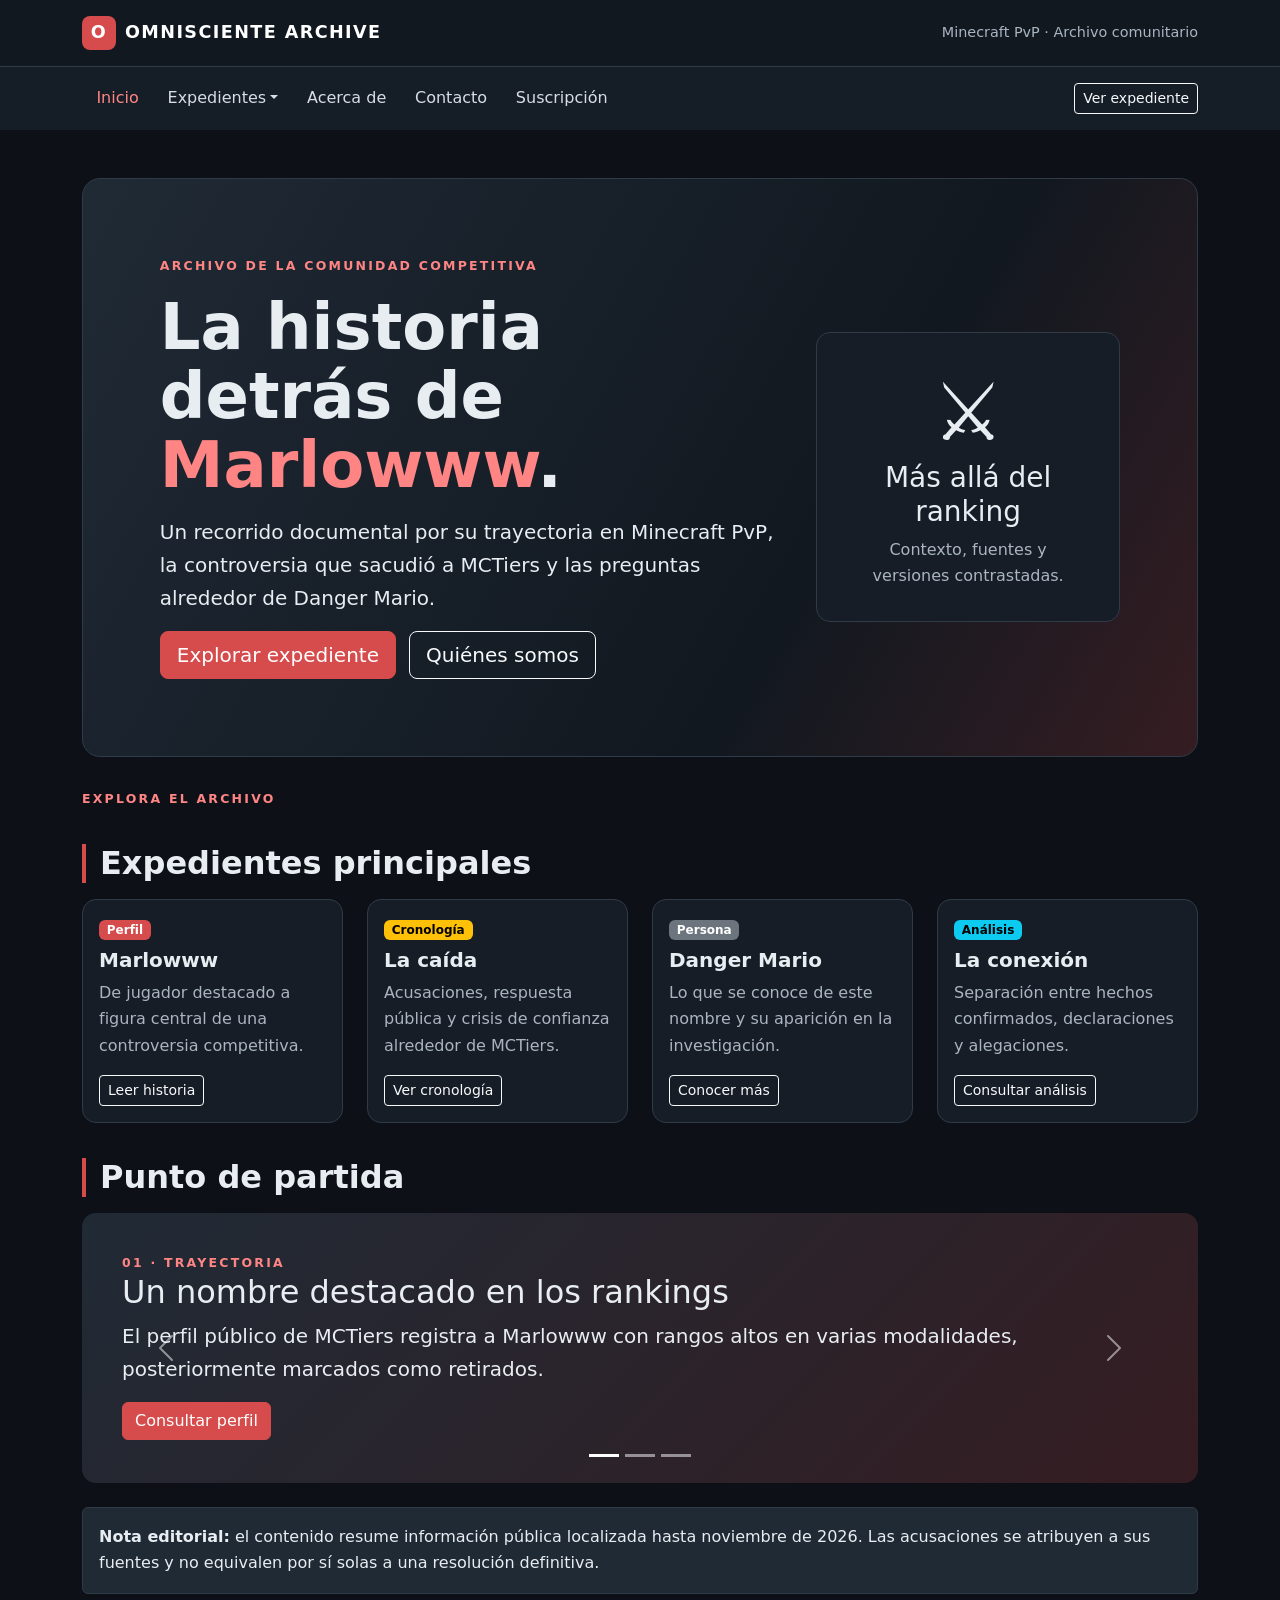
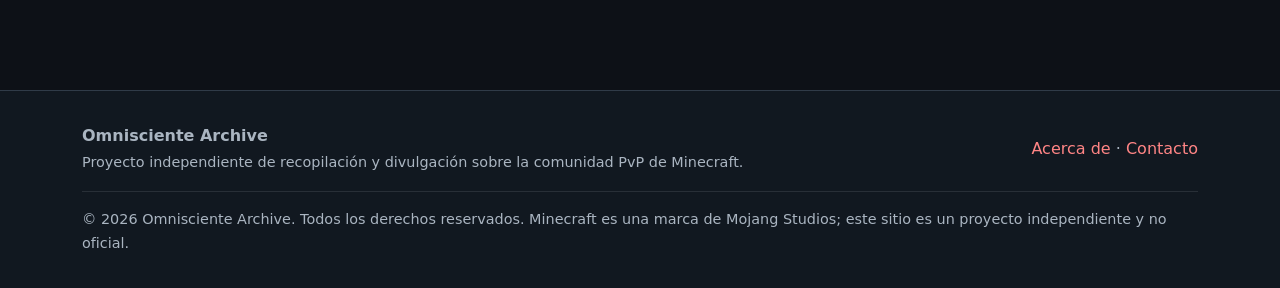
<file: index.html>
<!doctype html>
<html lang="es"><head>
<meta charset="utf-8"><meta name="viewport" content="width=device-width, initial-scale=1">
<meta name="author" content="Omnisciente">
<meta name="description" content="Archivo independiente sobre la historia y controversias de la comunidad PvP de Minecraft.">
<title>Inicio | Omnisciente Archive</title>
<link href="https://cdn.jsdelivr.net/npm/bootstrap@5.3.3/dist/css/bootstrap.min.css" rel="stylesheet">
<link rel="stylesheet" href="css/general.css">
<link rel="stylesheet" href="css/encabezado.css">
<link rel="stylesheet" href="css/navegacion.css">
<link rel="stylesheet" href="css/pie.css">
<link rel="stylesheet" href="css/contenido.css">
<link rel="stylesheet" href="css/tarjetas.css">
<link rel="stylesheet" href="css/formularios.css">
</head><body>
<header class="encabezado">
 <div class="container py-3 d-flex align-items-center justify-content-between">
  <a class="marca" href="index.html"><span class="marca-icono">O</span>OMNISCIENTE ARCHIVE</a>
  <span class="nota-pequena d-none d-md-inline">Minecraft PvP · Archivo comunitario</span>
 </div>
</header>
<nav class="navbar navbar-expand-lg navbar-dark">
 <div class="container">
  <button class="navbar-toggler" type="button" data-bs-toggle="collapse" data-bs-target="#menu" aria-controls="menu" aria-expanded="false" aria-label="Abrir navegación"><span class="navbar-toggler-icon"></span></button>
  <div class="collapse navbar-collapse" id="menu">
   <ul class="navbar-nav me-auto">
    <li class="nav-item"><a class="nav-link active" href="index.html">Inicio</a></li>
    <li class="nav-item dropdown">
     <a class="nav-link dropdown-toggle " href="#" role="button" data-bs-toggle="dropdown">Expedientes</a>
     <ul class="dropdown-menu">
      <li><a class="dropdown-item" href="marlowww.html">Marlowww: trayectoria</a></li>
      <li><a class="dropdown-item" href="caida.html">La caída y controversia</a></li>
      <li><a class="dropdown-item" href="danger-mario.html">Danger Mario</a></li>
      <li><a class="dropdown-item" href="conexion.html">La conexión</a></li>
     </ul>
    </li>
    <li class="nav-item"><a class="nav-link " href="acerca.html">Acerca de</a></li>
    <li class="nav-item"><a class="nav-link " href="contacto.html">Contacto</a></li>
    <li class="nav-item"><a class="nav-link " href="suscripcion.html">Suscripción</a></li>
   </ul>
   <a class="btn btn-sm btn-outline-light" href="marlowww.html" data-bs-toggle="tooltip" title="Abrir el expediente principal">Ver expediente</a>
  </div>
 </div>
</nav>
<main class="container py-3">
<section class="banner-principal">
 <div class="row align-items-center g-4">
  <div class="col-lg-8"><div class="etiqueta-seccion mb-3">Archivo de la comunidad competitiva</div>
   <h1>La historia detrás de <span style="color:#ff8585">Marlowww</span>.</h1>
   <p class="lead mt-3">Un recorrido documental por su trayectoria en Minecraft PvP, la controversia que sacudió a MCTiers y las preguntas alrededor de Danger Mario.</p>
   <a href="marlowww.html" class="btn btn-danger btn-lg me-2">Explorar expediente</a>
   <a href="acerca.html" class="btn btn-outline-light btn-lg">Quiénes somos</a>
  </div>
  <div class="col-lg-4"><div class="panel-contenido text-center mb-0"><div class="display-1">⚔</div><h3>Más allá del ranking</h3><p class="texto-secundario mb-0">Contexto, fuentes y versiones contrastadas.</p></div></div>
 </div>
</section>
<div class="etiqueta-seccion">Explora el archivo</div><h2 class="titulo-seccion">Expedientes principales</h2>
<div class="row g-4">
 <div class="col-md-6 col-lg-3"><article class="card"><div class="card-body"><span class="badge text-bg-danger mb-2">Perfil</span><h5 class="card-title">Marlowww</h5><p class="texto-secundario">De jugador destacado a figura central de una controversia competitiva.</p><a href="marlowww.html" class="btn btn-sm btn-outline-light">Leer historia</a></div></article></div>
 <div class="col-md-6 col-lg-3"><article class="card"><div class="card-body"><span class="badge text-bg-warning mb-2">Cronología</span><h5 class="card-title">La caída</h5><p class="texto-secundario">Acusaciones, respuesta pública y crisis de confianza alrededor de MCTiers.</p><a href="caida.html" class="btn btn-sm btn-outline-light">Ver cronología</a></div></article></div>
 <div class="col-md-6 col-lg-3"><article class="card"><div class="card-body"><span class="badge text-bg-secondary mb-2">Persona</span><h5 class="card-title">Danger Mario</h5><p class="texto-secundario">Lo que se conoce de este nombre y su aparición en la investigación.</p><a href="danger-mario.html" class="btn btn-sm btn-outline-light">Conocer más</a></div></article></div>
 <div class="col-md-6 col-lg-3"><article class="card"><div class="card-body"><span class="badge text-bg-info mb-2">Análisis</span><h5 class="card-title">La conexión</h5><p class="texto-secundario">Separación entre hechos confirmados, declaraciones y alegaciones.</p><a href="conexion.html" class="btn btn-sm btn-outline-light">Consultar análisis</a></div></article></div>
</div>
<h2 class="titulo-seccion">Punto de partida</h2>
<div id="destacados" class="carousel slide carrusel" data-bs-ride="carousel">
 <div class="carousel-indicators"><button type="button" data-bs-target="#destacados" data-bs-slide-to="0" class="active" aria-current="true" aria-label="Diapositiva 1"></button><button type="button" data-bs-target="#destacados" data-bs-slide-to="1" aria-label="Diapositiva 2"></button><button type="button" data-bs-target="#destacados" data-bs-slide-to="2" aria-label="Diapositiva 3"></button></div>
 <div class="carousel-inner">
  <div class="carousel-item active"><div class="etiqueta-seccion">01 · Trayectoria</div><h2>Un nombre destacado en los rankings</h2><p class="lead">El perfil público de MCTiers registra a Marlowww con rangos altos en varias modalidades, posteriormente marcados como retirados.</p><a href="marlowww.html" class="btn btn-danger">Consultar perfil</a></div>
  <div class="carousel-item"><div class="etiqueta-seccion">02 · Controversia</div><h2>Cuando la confianza se pone a prueba</h2><p class="lead">Las acusaciones de 2026 cuestionaron la legitimidad de grabaciones, resultados y la identidad detrás de la cuenta.</p><a href="caida.html" class="btn btn-danger">Leer cronología</a></div>
  <div class="carousel-item"><div class="etiqueta-seccion">03 · Fuentes</div><h2>Investigar sin convertir rumores en hechos</h2><p class="lead">Este archivo distingue los registros públicos y las declaraciones de las afirmaciones todavía discutidas.</p><a href="conexion.html" class="btn btn-danger">Ver metodología</a></div>
 </div>
 <button class="carousel-control-prev" type="button" data-bs-target="#destacados" data-bs-slide="prev"><span class="carousel-control-prev-icon"></span><span class="visually-hidden">Anterior</span></button>
 <button class="carousel-control-next" type="button" data-bs-target="#destacados" data-bs-slide="next"><span class="carousel-control-next-icon"></span><span class="visually-hidden">Siguiente</span></button>
</div>
<div class="alert alert-dark mt-4"><strong>Nota editorial:</strong> el contenido resume información pública localizada hasta noviembre de 2026. Las acusaciones se atribuyen a sus fuentes y no equivalen por sí solas a una resolución definitiva.</div>
</main>
<footer><div class="container">
 <div class="row g-3 align-items-center">
  <div class="col-md-8"><strong>Omnisciente Archive</strong><br><span class="nota-pequena">Proyecto independiente de recopilación y divulgación sobre la comunidad PvP de Minecraft.</span></div>
  <div class="col-md-4 text-md-end"><a href="acerca.html">Acerca de</a> · <a href="contacto.html">Contacto</a></div>
 </div>
 <hr class="border-secondary"><p class="nota-pequena mb-0">© 2026 Omnisciente Archive. Todos los derechos reservados. Minecraft es una marca de Mojang Studios; este sitio es un proyecto independiente y no oficial.</p>
</div></footer>

<script src="https://cdn.jsdelivr.net/npm/bootstrap@5.3.3/dist/js/bootstrap.bundle.min.js"></script><script src="js/funciones.js"></script>
</body></html>
</file>
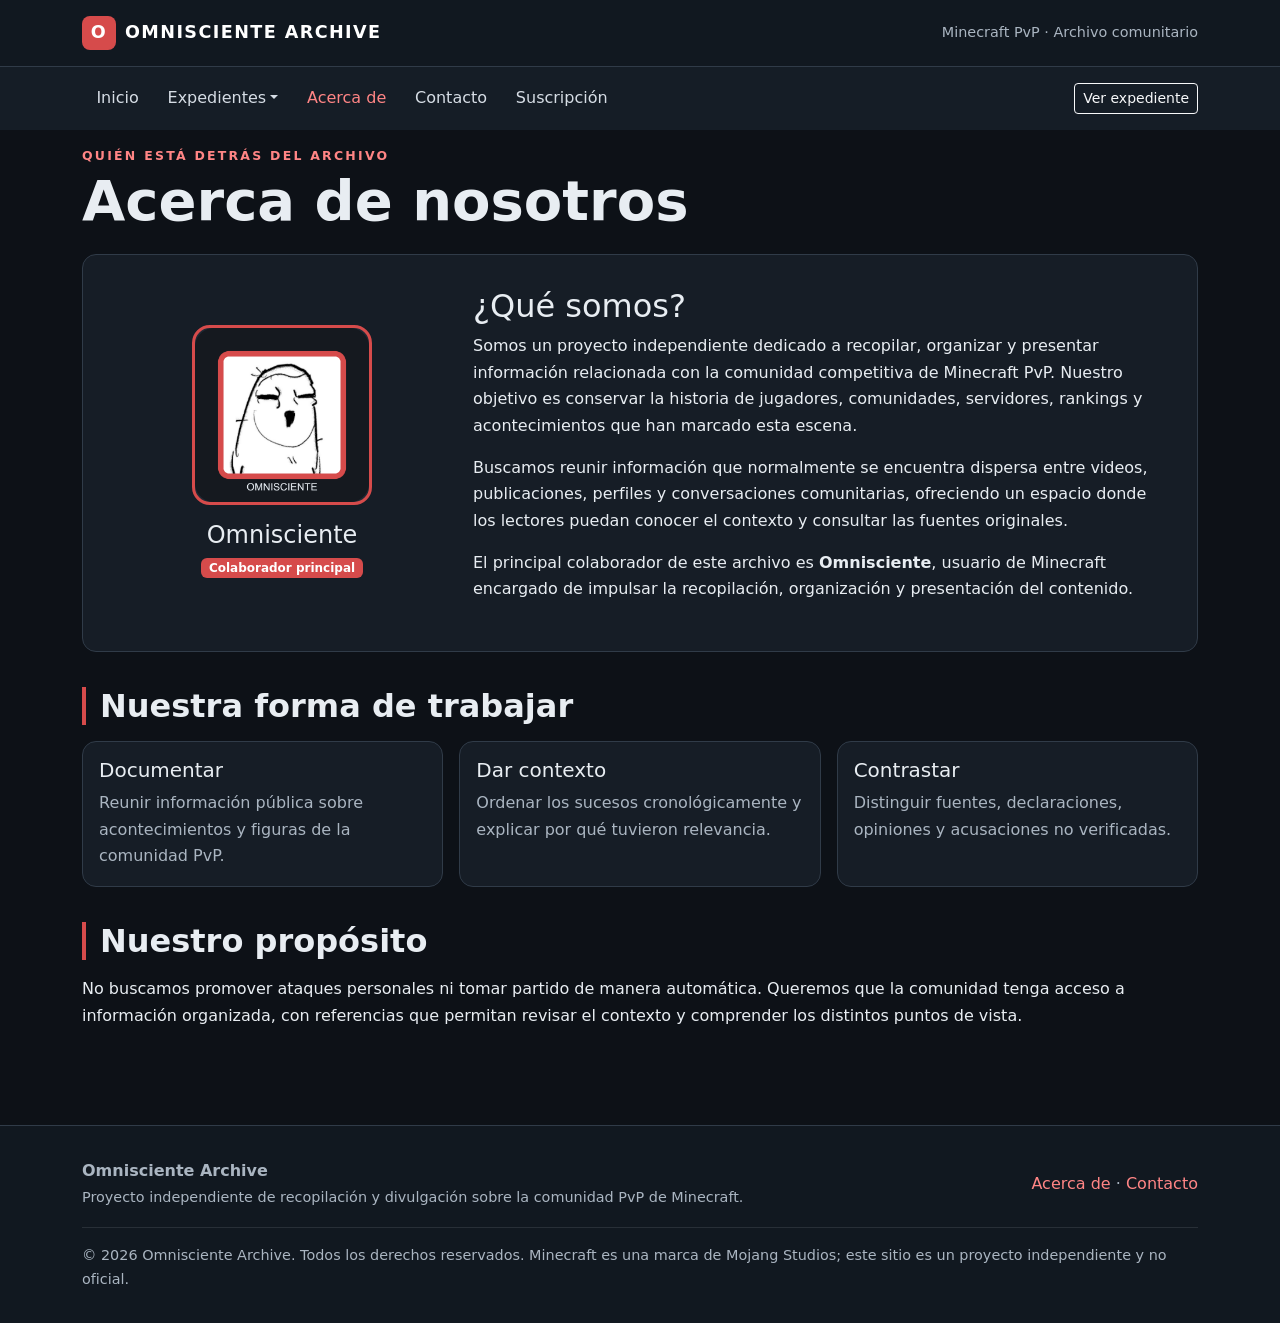
<file: acerca.html>
<!doctype html>
<html lang="es"><head>
<meta charset="utf-8"><meta name="viewport" content="width=device-width, initial-scale=1">
<meta name="author" content="Omnisciente">
<meta name="description" content="Archivo independiente sobre la historia y controversias de la comunidad PvP de Minecraft.">
<title>Acerca de | Omnisciente Archive</title>
<link href="https://cdn.jsdelivr.net/npm/bootstrap@5.3.3/dist/css/bootstrap.min.css" rel="stylesheet">
<link rel="stylesheet" href="css/general.css">
<link rel="stylesheet" href="css/encabezado.css">
<link rel="stylesheet" href="css/navegacion.css">
<link rel="stylesheet" href="css/pie.css">
<link rel="stylesheet" href="css/contenido.css">
<link rel="stylesheet" href="css/tarjetas.css">
<link rel="stylesheet" href="css/formularios.css">
</head><body>
<header class="encabezado">
 <div class="container py-3 d-flex align-items-center justify-content-between">
  <a class="marca" href="index.html"><span class="marca-icono">O</span>OMNISCIENTE ARCHIVE</a>
  <span class="nota-pequena d-none d-md-inline">Minecraft PvP · Archivo comunitario</span>
 </div>
</header>
<nav class="navbar navbar-expand-lg navbar-dark">
 <div class="container">
  <button class="navbar-toggler" type="button" data-bs-toggle="collapse" data-bs-target="#menu" aria-controls="menu" aria-expanded="false" aria-label="Abrir navegación"><span class="navbar-toggler-icon"></span></button>
  <div class="collapse navbar-collapse" id="menu">
   <ul class="navbar-nav me-auto">
    <li class="nav-item"><a class="nav-link " href="index.html">Inicio</a></li>
    <li class="nav-item dropdown">
     <a class="nav-link dropdown-toggle " href="#" role="button" data-bs-toggle="dropdown">Expedientes</a>
     <ul class="dropdown-menu">
      <li><a class="dropdown-item" href="marlowww.html">Marlowww: trayectoria</a></li>
      <li><a class="dropdown-item" href="caida.html">La caída y controversia</a></li>
      <li><a class="dropdown-item" href="danger-mario.html">Danger Mario</a></li>
      <li><a class="dropdown-item" href="conexion.html">La conexión</a></li>
     </ul>
    </li>
    <li class="nav-item"><a class="nav-link active" href="acerca.html">Acerca de</a></li>
    <li class="nav-item"><a class="nav-link " href="contacto.html">Contacto</a></li>
    <li class="nav-item"><a class="nav-link " href="suscripcion.html">Suscripción</a></li>
   </ul>
   <a class="btn btn-sm btn-outline-light" href="marlowww.html" data-bs-toggle="tooltip" title="Abrir el expediente principal">Ver expediente</a>
  </div>
 </div>
</nav>
<main class="container py-3">
<div class="etiqueta-seccion">Quién está detrás del archivo</div><h1 class="display-4 fw-bold">Acerca de nosotros</h1>
<div class="panel-contenido"><div class="row align-items-center g-4"><div class="col-md-4 text-center"><img class="imagen-perfil" src="Imagenes/omnisciente.png" alt="Icono representativo de Omnisciente"><h4 class="mt-3 mb-1">Omnisciente</h4><span class="badge text-bg-danger">Colaborador principal</span></div><div class="col-md-8"><h2>¿Qué somos?</h2><p>Somos un proyecto independiente dedicado a recopilar, organizar y presentar información relacionada con la comunidad competitiva de Minecraft PvP. Nuestro objetivo es conservar la historia de jugadores, comunidades, servidores, rankings y acontecimientos que han marcado esta escena.</p><p>Buscamos reunir información que normalmente se encuentra dispersa entre videos, publicaciones, perfiles y conversaciones comunitarias, ofreciendo un espacio donde los lectores puedan conocer el contexto y consultar las fuentes originales.</p><p>El principal colaborador de este archivo es <strong>Omnisciente</strong>, usuario de Minecraft encargado de impulsar la recopilación, organización y presentación del contenido.</p></div></div></div>
<h2 class="titulo-seccion">Nuestra forma de trabajar</h2><div class="row g-3">
 <div class="col-md-4"><div class="card"><div class="card-body"><h5>Documentar</h5><p class="texto-secundario mb-0">Reunir información pública sobre acontecimientos y figuras de la comunidad PvP.</p></div></div></div>
 <div class="col-md-4"><div class="card"><div class="card-body"><h5>Dar contexto</h5><p class="texto-secundario mb-0">Ordenar los sucesos cronológicamente y explicar por qué tuvieron relevancia.</p></div></div></div>
 <div class="col-md-4"><div class="card"><div class="card-body"><h5>Contrastar</h5><p class="texto-secundario mb-0">Distinguir fuentes, declaraciones, opiniones y acusaciones no verificadas.</p></div></div></div>
</div>
<h2 class="titulo-seccion">Nuestro propósito</h2><p>No buscamos promover ataques personales ni tomar partido de manera automática. Queremos que la comunidad tenga acceso a información organizada, con referencias que permitan revisar el contexto y comprender los distintos puntos de vista.</p>
</main>
<footer><div class="container">
 <div class="row g-3 align-items-center">
  <div class="col-md-8"><strong>Omnisciente Archive</strong><br><span class="nota-pequena">Proyecto independiente de recopilación y divulgación sobre la comunidad PvP de Minecraft.</span></div>
  <div class="col-md-4 text-md-end"><a href="acerca.html">Acerca de</a> · <a href="contacto.html">Contacto</a></div>
 </div>
 <hr class="border-secondary"><p class="nota-pequena mb-0">© 2026 Omnisciente Archive. Todos los derechos reservados. Minecraft es una marca de Mojang Studios; este sitio es un proyecto independiente y no oficial.</p>
</div></footer>

<script src="https://cdn.jsdelivr.net/npm/bootstrap@5.3.3/dist/js/bootstrap.bundle.min.js"></script><script src="js/funciones.js"></script>
</body></html>
</file>
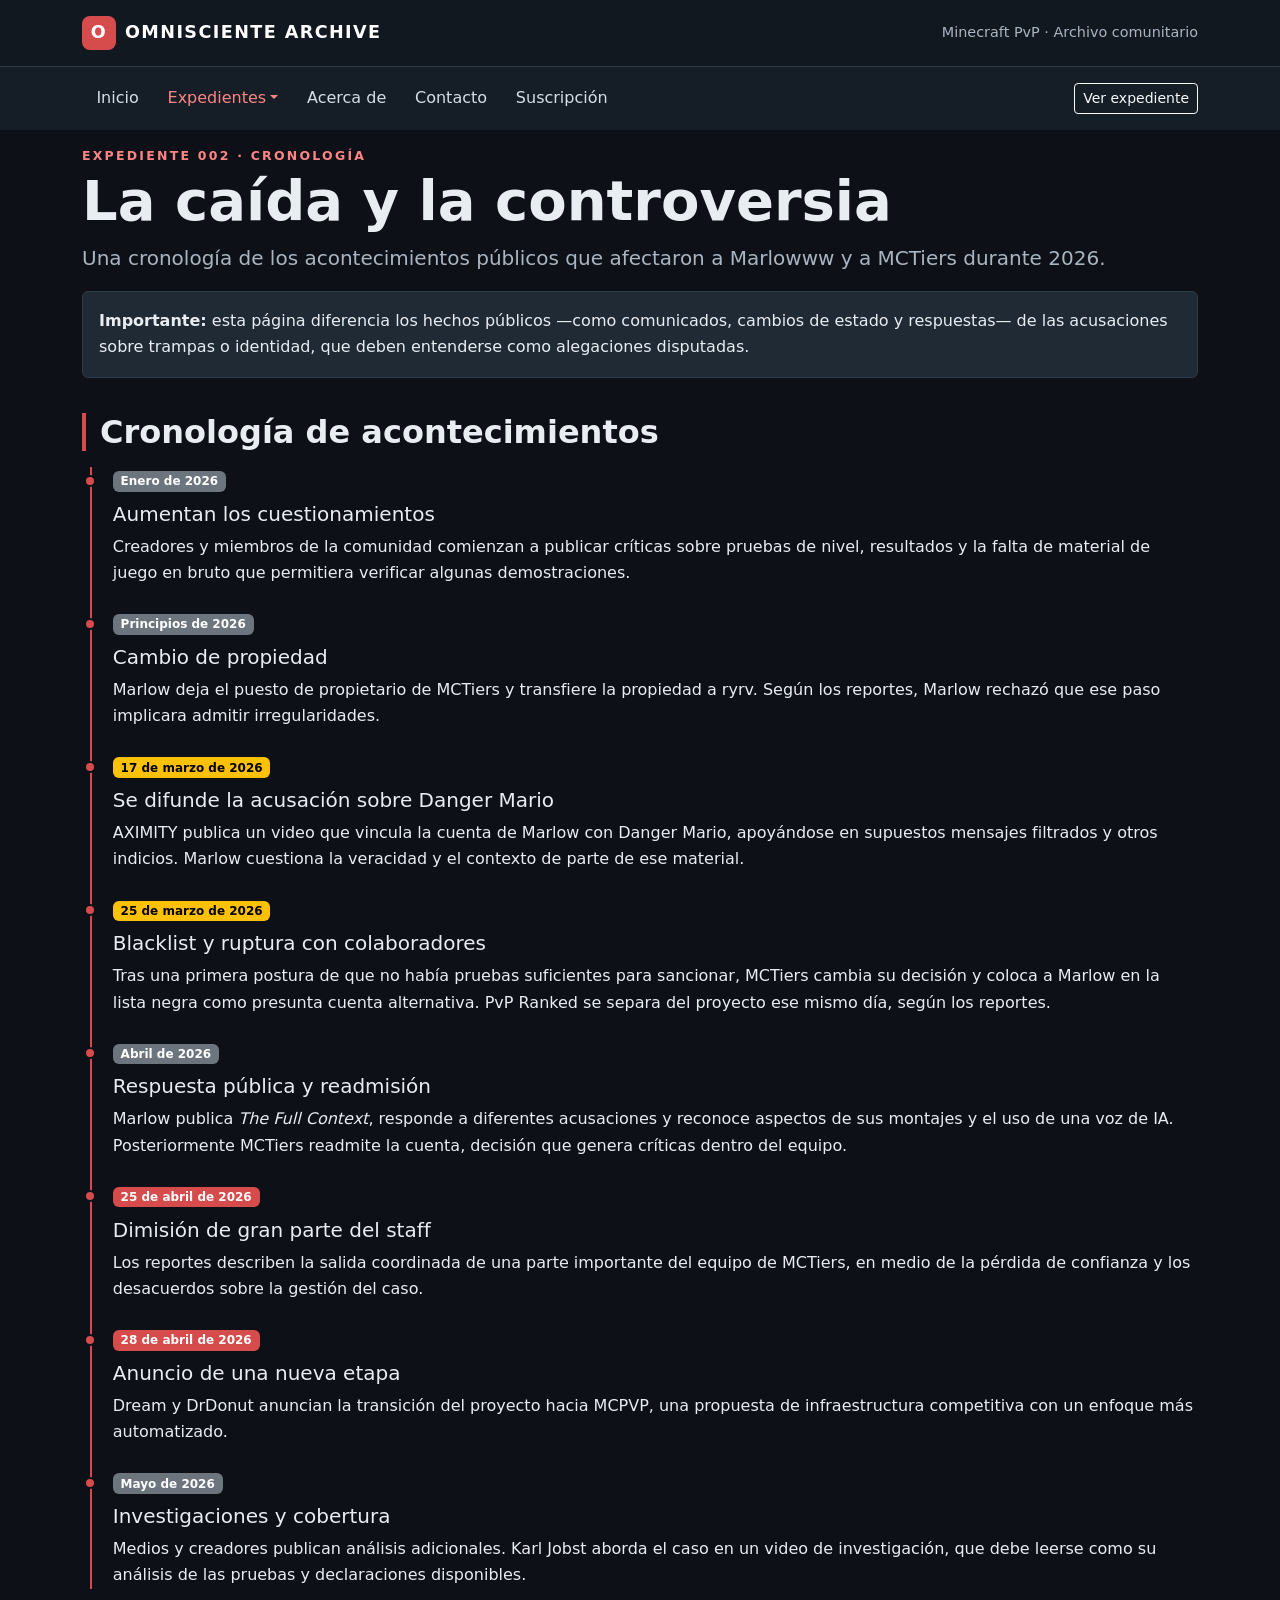
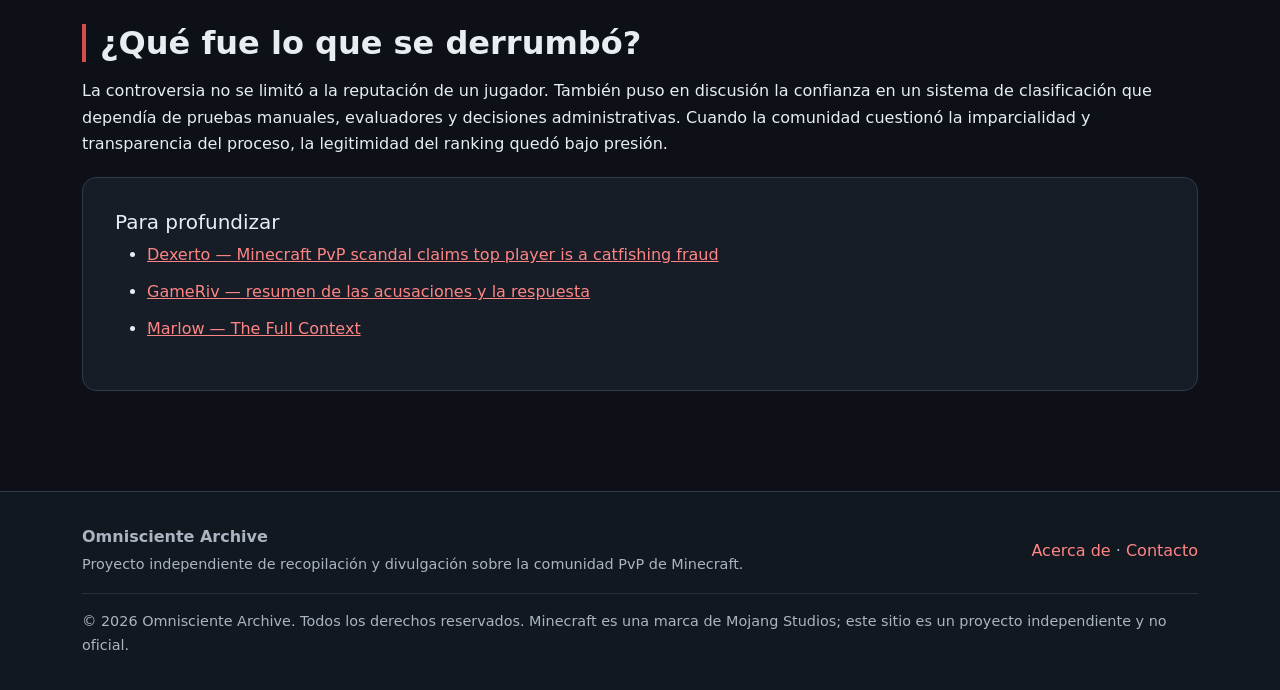
<file: caida.html>
<!doctype html>
<html lang="es"><head>
<meta charset="utf-8"><meta name="viewport" content="width=device-width, initial-scale=1">
<meta name="author" content="Omnisciente">
<meta name="description" content="Archivo independiente sobre la historia y controversias de la comunidad PvP de Minecraft.">
<title>La caída | Omnisciente Archive</title>
<link href="https://cdn.jsdelivr.net/npm/bootstrap@5.3.3/dist/css/bootstrap.min.css" rel="stylesheet">
<link rel="stylesheet" href="css/general.css">
<link rel="stylesheet" href="css/encabezado.css">
<link rel="stylesheet" href="css/navegacion.css">
<link rel="stylesheet" href="css/pie.css">
<link rel="stylesheet" href="css/contenido.css">
<link rel="stylesheet" href="css/tarjetas.css">
<link rel="stylesheet" href="css/formularios.css">
</head><body>
<header class="encabezado">
 <div class="container py-3 d-flex align-items-center justify-content-between">
  <a class="marca" href="index.html"><span class="marca-icono">O</span>OMNISCIENTE ARCHIVE</a>
  <span class="nota-pequena d-none d-md-inline">Minecraft PvP · Archivo comunitario</span>
 </div>
</header>
<nav class="navbar navbar-expand-lg navbar-dark">
 <div class="container">
  <button class="navbar-toggler" type="button" data-bs-toggle="collapse" data-bs-target="#menu" aria-controls="menu" aria-expanded="false" aria-label="Abrir navegación"><span class="navbar-toggler-icon"></span></button>
  <div class="collapse navbar-collapse" id="menu">
   <ul class="navbar-nav me-auto">
    <li class="nav-item"><a class="nav-link " href="index.html">Inicio</a></li>
    <li class="nav-item dropdown">
     <a class="nav-link dropdown-toggle active" href="#" role="button" data-bs-toggle="dropdown">Expedientes</a>
     <ul class="dropdown-menu">
      <li><a class="dropdown-item" href="marlowww.html">Marlowww: trayectoria</a></li>
      <li><a class="dropdown-item" href="caida.html">La caída y controversia</a></li>
      <li><a class="dropdown-item" href="danger-mario.html">Danger Mario</a></li>
      <li><a class="dropdown-item" href="conexion.html">La conexión</a></li>
     </ul>
    </li>
    <li class="nav-item"><a class="nav-link " href="acerca.html">Acerca de</a></li>
    <li class="nav-item"><a class="nav-link " href="contacto.html">Contacto</a></li>
    <li class="nav-item"><a class="nav-link " href="suscripcion.html">Suscripción</a></li>
   </ul>
   <a class="btn btn-sm btn-outline-light" href="marlowww.html" data-bs-toggle="tooltip" title="Abrir el expediente principal">Ver expediente</a>
  </div>
 </div>
</nav>
<main class="container py-3">
<div class="etiqueta-seccion">Expediente 002 · Cronología</div><h1 class="display-4 fw-bold">La caída y la controversia</h1>
<p class="lead texto-secundario">Una cronología de los acontecimientos públicos que afectaron a Marlowww y a MCTiers durante 2026.</p>
<div class="alert alert-dark"><strong>Importante:</strong> esta página diferencia los hechos públicos —como comunicados, cambios de estado y respuestas— de las acusaciones sobre trampas o identidad, que deben entenderse como alegaciones disputadas.</div>
<h2 class="titulo-seccion">Cronología de acontecimientos</h2>
<div class="cronologia">
 <div class="elemento-cronologia"><span class="badge text-bg-secondary">Enero de 2026</span><h5 class="mt-2">Aumentan los cuestionamientos</h5><p>Creadores y miembros de la comunidad comienzan a publicar críticas sobre pruebas de nivel, resultados y la falta de material de juego en bruto que permitiera verificar algunas demostraciones.</p></div>
 <div class="elemento-cronologia"><span class="badge text-bg-secondary">Principios de 2026</span><h5 class="mt-2">Cambio de propiedad</h5><p>Marlow deja el puesto de propietario de MCTiers y transfiere la propiedad a ryrv. Según los reportes, Marlow rechazó que ese paso implicara admitir irregularidades.</p></div>
 <div class="elemento-cronologia"><span class="badge text-bg-warning">17 de marzo de 2026</span><h5 class="mt-2">Se difunde la acusación sobre Danger Mario</h5><p>AXIMITY publica un video que vincula la cuenta de Marlow con Danger Mario, apoyándose en supuestos mensajes filtrados y otros indicios. Marlow cuestiona la veracidad y el contexto de parte de ese material.</p></div>
 <div class="elemento-cronologia"><span class="badge text-bg-warning">25 de marzo de 2026</span><h5 class="mt-2">Blacklist y ruptura con colaboradores</h5><p>Tras una primera postura de que no había pruebas suficientes para sancionar, MCTiers cambia su decisión y coloca a Marlow en la lista negra como presunta cuenta alternativa. PvP Ranked se separa del proyecto ese mismo día, según los reportes.</p></div>
 <div class="elemento-cronologia"><span class="badge text-bg-secondary">Abril de 2026</span><h5 class="mt-2">Respuesta pública y readmisión</h5><p>Marlow publica <em>The Full Context</em>, responde a diferentes acusaciones y reconoce aspectos de sus montajes y el uso de una voz de IA. Posteriormente MCTiers readmite la cuenta, decisión que genera críticas dentro del equipo.</p></div>
 <div class="elemento-cronologia"><span class="badge text-bg-danger">25 de abril de 2026</span><h5 class="mt-2">Dimisión de gran parte del staff</h5><p>Los reportes describen la salida coordinada de una parte importante del equipo de MCTiers, en medio de la pérdida de confianza y los desacuerdos sobre la gestión del caso.</p></div>
 <div class="elemento-cronologia"><span class="badge text-bg-danger">28 de abril de 2026</span><h5 class="mt-2">Anuncio de una nueva etapa</h5><p>Dream y DrDonut anuncian la transición del proyecto hacia MCPVP, una propuesta de infraestructura competitiva con un enfoque más automatizado.</p></div>
 <div class="elemento-cronologia"><span class="badge text-bg-secondary">Mayo de 2026</span><h5 class="mt-2">Investigaciones y cobertura</h5><p>Medios y creadores publican análisis adicionales. Karl Jobst aborda el caso en un video de investigación, que debe leerse como su análisis de las pruebas y declaraciones disponibles.</p></div>
</div>
<h2 class="titulo-seccion">¿Qué fue lo que se derrumbó?</h2>
<p>La controversia no se limitó a la reputación de un jugador. También puso en discusión la confianza en un sistema de clasificación que dependía de pruebas manuales, evaluadores y decisiones administrativas. Cuando la comunidad cuestionó la imparcialidad y transparencia del proceso, la legitimidad del ranking quedó bajo presión.</p>
<div class="panel-contenido"><h5>Para profundizar</h5><ul class="lista-fuentes"><li><a href="https://www.dexerto.com/minecraft/minecraft-pvp-scandal-claims-top-player-is-a-catfishing-fraud-3359703/" target="_blank" rel="noopener">Dexerto — Minecraft PvP scandal claims top player is a catfishing fraud</a></li><li><a href="https://gameriv.com/minecraft-youtuber-marlow-accused-of-hacking-and-catfishing-in-major-pvp-scandal/" target="_blank" rel="noopener">GameRiv — resumen de las acusaciones y la respuesta</a></li><li><a href="https://www.youtube.com/watch?v=HmLFw6lAoE4" target="_blank" rel="noopener">Marlow — The Full Context</a></li></ul></div>
</main>
<footer><div class="container">
 <div class="row g-3 align-items-center">
  <div class="col-md-8"><strong>Omnisciente Archive</strong><br><span class="nota-pequena">Proyecto independiente de recopilación y divulgación sobre la comunidad PvP de Minecraft.</span></div>
  <div class="col-md-4 text-md-end"><a href="acerca.html">Acerca de</a> · <a href="contacto.html">Contacto</a></div>
 </div>
 <hr class="border-secondary"><p class="nota-pequena mb-0">© 2026 Omnisciente Archive. Todos los derechos reservados. Minecraft es una marca de Mojang Studios; este sitio es un proyecto independiente y no oficial.</p>
</div></footer>

<script src="https://cdn.jsdelivr.net/npm/bootstrap@5.3.3/dist/js/bootstrap.bundle.min.js"></script><script src="js/funciones.js"></script>
</body></html>
</file>
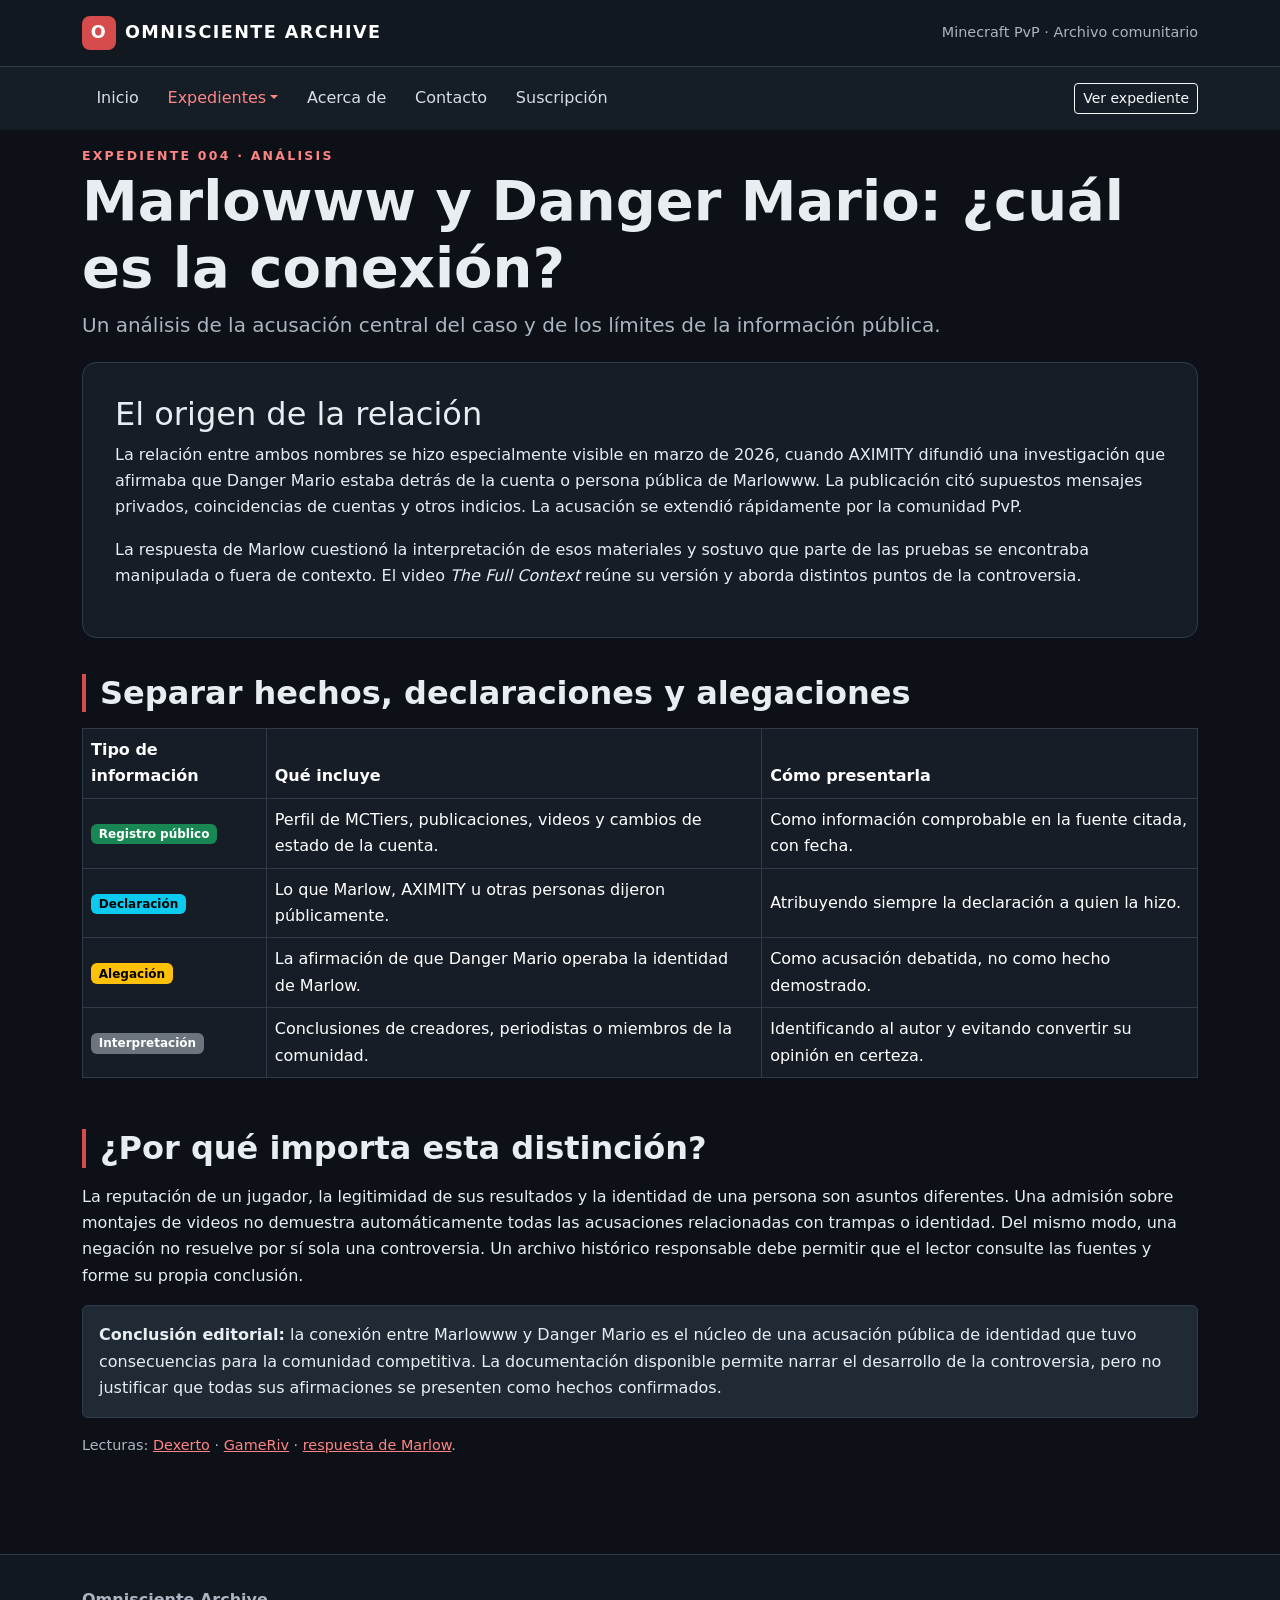
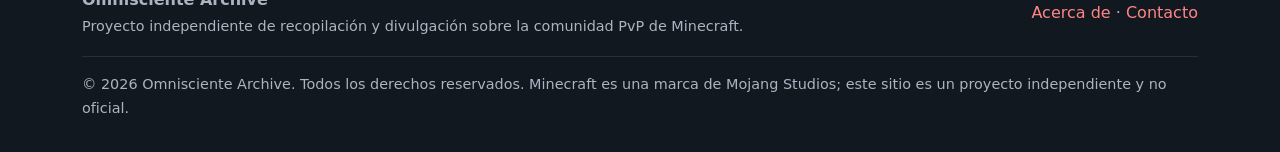
<file: conexion.html>
<!doctype html>
<html lang="es"><head>
<meta charset="utf-8"><meta name="viewport" content="width=device-width, initial-scale=1">
<meta name="author" content="Omnisciente">
<meta name="description" content="Archivo independiente sobre la historia y controversias de la comunidad PvP de Minecraft.">
<title>La conexión | Omnisciente Archive</title>
<link href="https://cdn.jsdelivr.net/npm/bootstrap@5.3.3/dist/css/bootstrap.min.css" rel="stylesheet">
<link rel="stylesheet" href="css/general.css">
<link rel="stylesheet" href="css/encabezado.css">
<link rel="stylesheet" href="css/navegacion.css">
<link rel="stylesheet" href="css/pie.css">
<link rel="stylesheet" href="css/contenido.css">
<link rel="stylesheet" href="css/tarjetas.css">
<link rel="stylesheet" href="css/formularios.css">
</head><body>
<header class="encabezado">
 <div class="container py-3 d-flex align-items-center justify-content-between">
  <a class="marca" href="index.html"><span class="marca-icono">O</span>OMNISCIENTE ARCHIVE</a>
  <span class="nota-pequena d-none d-md-inline">Minecraft PvP · Archivo comunitario</span>
 </div>
</header>
<nav class="navbar navbar-expand-lg navbar-dark">
 <div class="container">
  <button class="navbar-toggler" type="button" data-bs-toggle="collapse" data-bs-target="#menu" aria-controls="menu" aria-expanded="false" aria-label="Abrir navegación"><span class="navbar-toggler-icon"></span></button>
  <div class="collapse navbar-collapse" id="menu">
   <ul class="navbar-nav me-auto">
    <li class="nav-item"><a class="nav-link " href="index.html">Inicio</a></li>
    <li class="nav-item dropdown">
     <a class="nav-link dropdown-toggle active" href="#" role="button" data-bs-toggle="dropdown">Expedientes</a>
     <ul class="dropdown-menu">
      <li><a class="dropdown-item" href="marlowww.html">Marlowww: trayectoria</a></li>
      <li><a class="dropdown-item" href="caida.html">La caída y controversia</a></li>
      <li><a class="dropdown-item" href="danger-mario.html">Danger Mario</a></li>
      <li><a class="dropdown-item" href="conexion.html">La conexión</a></li>
     </ul>
    </li>
    <li class="nav-item"><a class="nav-link " href="acerca.html">Acerca de</a></li>
    <li class="nav-item"><a class="nav-link " href="contacto.html">Contacto</a></li>
    <li class="nav-item"><a class="nav-link " href="suscripcion.html">Suscripción</a></li>
   </ul>
   <a class="btn btn-sm btn-outline-light" href="marlowww.html" data-bs-toggle="tooltip" title="Abrir el expediente principal">Ver expediente</a>
  </div>
 </div>
</nav>
<main class="container py-3">
<div class="etiqueta-seccion">Expediente 004 · Análisis</div><h1 class="display-4 fw-bold">Marlowww y Danger Mario: ¿cuál es la conexión?</h1>
<p class="lead texto-secundario">Un análisis de la acusación central del caso y de los límites de la información pública.</p>
<div class="panel-contenido"><h2>El origen de la relación</h2><p>La relación entre ambos nombres se hizo especialmente visible en marzo de 2026, cuando AXIMITY difundió una investigación que afirmaba que Danger Mario estaba detrás de la cuenta o persona pública de Marlowww. La publicación citó supuestos mensajes privados, coincidencias de cuentas y otros indicios. La acusación se extendió rápidamente por la comunidad PvP.</p><p>La respuesta de Marlow cuestionó la interpretación de esos materiales y sostuvo que parte de las pruebas se encontraba manipulada o fuera de contexto. El video <em>The Full Context</em> reúne su versión y aborda distintos puntos de la controversia.</p></div>
<h2 class="titulo-seccion">Separar hechos, declaraciones y alegaciones</h2>
<div class="table-responsive"><table class="table table-dark table-bordered align-middle"><thead><tr><th>Tipo de información</th><th>Qué incluye</th><th>Cómo presentarla</th></tr></thead><tbody>
<tr><td><span class="badge text-bg-success">Registro público</span></td><td>Perfil de MCTiers, publicaciones, videos y cambios de estado de la cuenta.</td><td>Como información comprobable en la fuente citada, con fecha.</td></tr>
<tr><td><span class="badge text-bg-info">Declaración</span></td><td>Lo que Marlow, AXIMITY u otras personas dijeron públicamente.</td><td>Atribuyendo siempre la declaración a quien la hizo.</td></tr>
<tr><td><span class="badge text-bg-warning">Alegación</span></td><td>La afirmación de que Danger Mario operaba la identidad de Marlow.</td><td>Como acusación debatida, no como hecho demostrado.</td></tr>
<tr><td><span class="badge text-bg-secondary">Interpretación</span></td><td>Conclusiones de creadores, periodistas o miembros de la comunidad.</td><td>Identificando al autor y evitando convertir su opinión en certeza.</td></tr>
</tbody></table></div>
<h2 class="titulo-seccion">¿Por qué importa esta distinción?</h2>
<p>La reputación de un jugador, la legitimidad de sus resultados y la identidad de una persona son asuntos diferentes. Una admisión sobre montajes de videos no demuestra automáticamente todas las acusaciones relacionadas con trampas o identidad. Del mismo modo, una negación no resuelve por sí sola una controversia. Un archivo histórico responsable debe permitir que el lector consulte las fuentes y forme su propia conclusión.</p>
<div class="alert alert-dark"><strong>Conclusión editorial:</strong> la conexión entre Marlowww y Danger Mario es el núcleo de una acusación pública de identidad que tuvo consecuencias para la comunidad competitiva. La documentación disponible permite narrar el desarrollo de la controversia, pero no justificar que todas sus afirmaciones se presenten como hechos confirmados.</div>
<p class="nota-pequena">Lecturas: <a href="https://www.dexerto.com/minecraft/minecraft-pvp-scandal-claims-top-player-is-a-catfishing-fraud-3359703/" target="_blank" rel="noopener">Dexerto</a> · <a href="https://gameriv.com/minecraft-youtuber-marlow-accused-of-hacking-and-catfishing-in-major-pvp-scandal/" target="_blank" rel="noopener">GameRiv</a> · <a href="https://www.youtube.com/watch?v=HmLFw6lAoE4" target="_blank" rel="noopener">respuesta de Marlow</a>.</p>
</main>
<footer><div class="container">
 <div class="row g-3 align-items-center">
  <div class="col-md-8"><strong>Omnisciente Archive</strong><br><span class="nota-pequena">Proyecto independiente de recopilación y divulgación sobre la comunidad PvP de Minecraft.</span></div>
  <div class="col-md-4 text-md-end"><a href="acerca.html">Acerca de</a> · <a href="contacto.html">Contacto</a></div>
 </div>
 <hr class="border-secondary"><p class="nota-pequena mb-0">© 2026 Omnisciente Archive. Todos los derechos reservados. Minecraft es una marca de Mojang Studios; este sitio es un proyecto independiente y no oficial.</p>
</div></footer>

<script src="https://cdn.jsdelivr.net/npm/bootstrap@5.3.3/dist/js/bootstrap.bundle.min.js"></script><script src="js/funciones.js"></script>
</body></html>
</file>
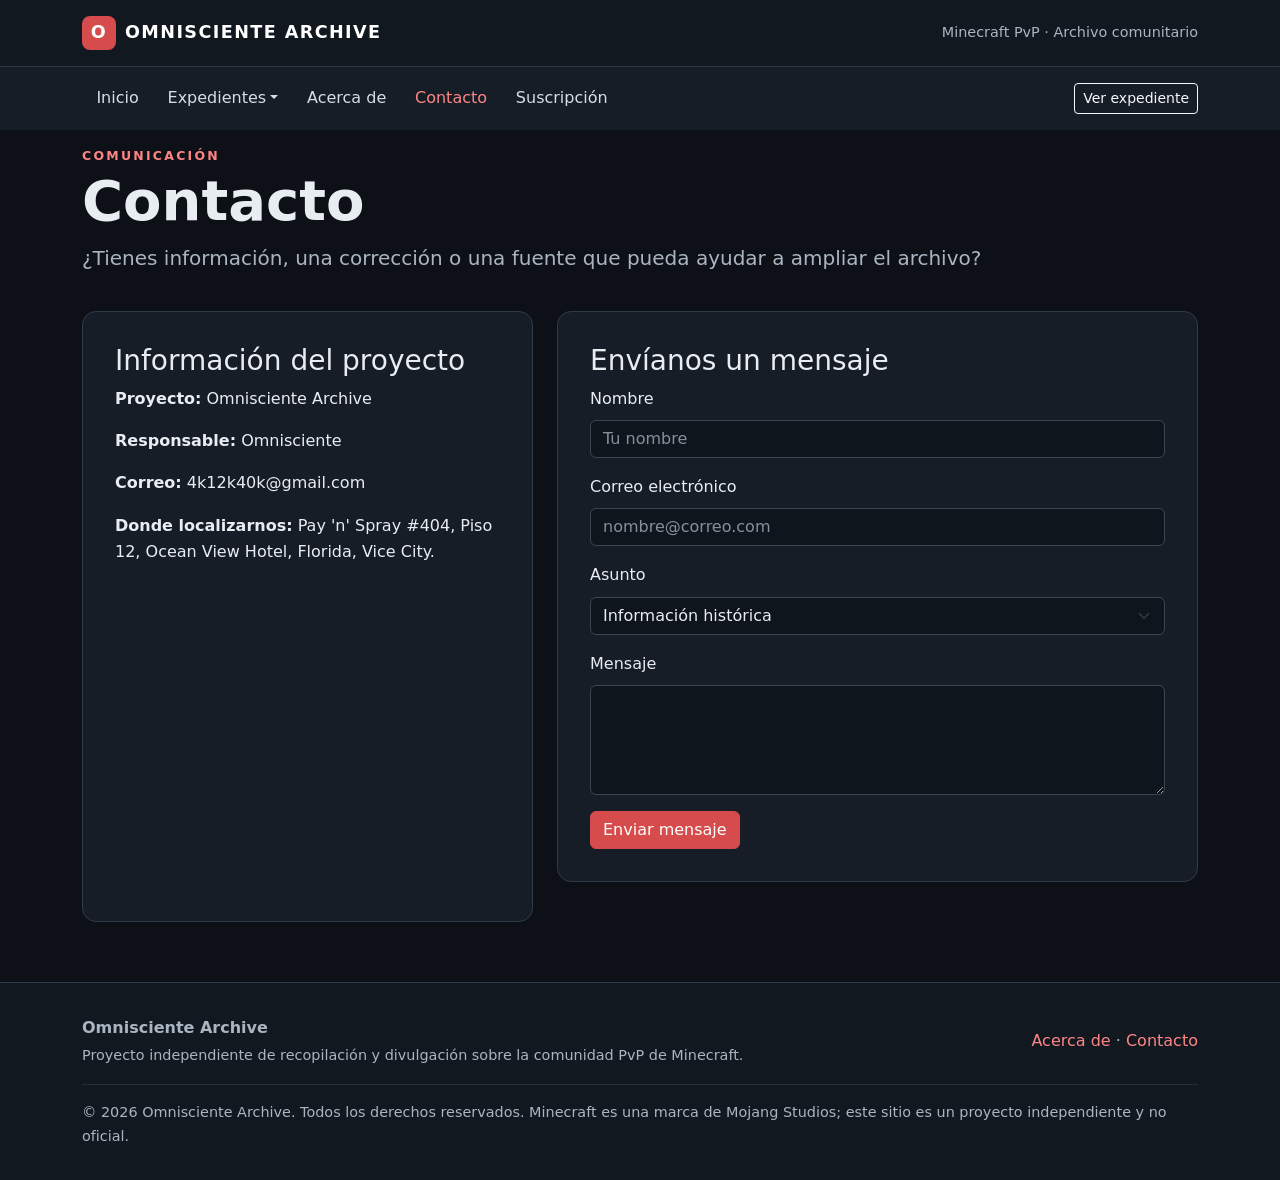
<file: contacto.html>
<!doctype html>
<html lang="es"><head>
<meta charset="utf-8"><meta name="viewport" content="width=device-width, initial-scale=1">
<meta name="author" content="Omnisciente">
<meta name="description" content="Archivo independiente sobre la historia y controversias de la comunidad PvP de Minecraft.">
<title>Contacto | Omnisciente Archive</title>
<link href="https://cdn.jsdelivr.net/npm/bootstrap@5.3.3/dist/css/bootstrap.min.css" rel="stylesheet">
<link rel="stylesheet" href="css/general.css">
<link rel="stylesheet" href="css/encabezado.css">
<link rel="stylesheet" href="css/navegacion.css">
<link rel="stylesheet" href="css/pie.css">
<link rel="stylesheet" href="css/contenido.css">
<link rel="stylesheet" href="css/tarjetas.css">
<link rel="stylesheet" href="css/formularios.css">
</head><body>
<header class="encabezado">
 <div class="container py-3 d-flex align-items-center justify-content-between">
  <a class="marca" href="index.html"><span class="marca-icono">O</span>OMNISCIENTE ARCHIVE</a>
  <span class="nota-pequena d-none d-md-inline">Minecraft PvP · Archivo comunitario</span>
 </div>
</header>
<nav class="navbar navbar-expand-lg navbar-dark">
 <div class="container">
  <button class="navbar-toggler" type="button" data-bs-toggle="collapse" data-bs-target="#menu" aria-controls="menu" aria-expanded="false" aria-label="Abrir navegación"><span class="navbar-toggler-icon"></span></button>
  <div class="collapse navbar-collapse" id="menu">
   <ul class="navbar-nav me-auto">
    <li class="nav-item"><a class="nav-link " href="index.html">Inicio</a></li>
    <li class="nav-item dropdown">
     <a class="nav-link dropdown-toggle " href="#" role="button" data-bs-toggle="dropdown">Expedientes</a>
     <ul class="dropdown-menu">
      <li><a class="dropdown-item" href="marlowww.html">Marlowww: trayectoria</a></li>
      <li><a class="dropdown-item" href="caida.html">La caída y controversia</a></li>
      <li><a class="dropdown-item" href="danger-mario.html">Danger Mario</a></li>
      <li><a class="dropdown-item" href="conexion.html">La conexión</a></li>
     </ul>
    </li>
    <li class="nav-item"><a class="nav-link " href="acerca.html">Acerca de</a></li>
    <li class="nav-item"><a class="nav-link active" href="contacto.html">Contacto</a></li>
    <li class="nav-item"><a class="nav-link " href="suscripcion.html">Suscripción</a></li>
   </ul>
   <a class="btn btn-sm btn-outline-light" href="marlowww.html" data-bs-toggle="tooltip" title="Abrir el expediente principal">Ver expediente</a>
  </div>
 </div>
</nav>
<main class="container py-3">
<div class="etiqueta-seccion">Comunicación</div><h1 class="display-4 fw-bold">Contacto</h1><p class="lead texto-secundario">¿Tienes información, una corrección o una fuente que pueda ayudar a ampliar el archivo?</p>
<div class="row g-4"><div class="col-lg-5"><div class="panel-contenido h-100"><h3>Información del proyecto</h3><p><strong>Proyecto:</strong> Omnisciente Archive</p><p><strong>Responsable:</strong> Omnisciente</p><p><strong>Correo:</strong> 4k12k40k@gmail.com</p><p><strong>Donde localizarnos:</strong> Pay 'n' Spray #404, Piso 12, Ocean View Hotel, Florida, Vice City. </p></div></div>
<div class="col-lg-7"><div class="panel-contenido"><h3>Envíanos un mensaje</h3><form id="contacto-form" class="needs-validation" novalidate><div class="mb-3"><label class="form-label" for="nombre">Nombre</label><input class="form-control" id="nombre" required placeholder="Tu nombre"><div class="invalid-feedback">Escribe tu nombre.</div></div><div class="mb-3"><label class="form-label" for="email">Correo electrónico</label><input type="email" class="form-control" id="email" required placeholder="nombre@correo.com"><div class="invalid-feedback">Escribe un correo válido.</div></div><div class="mb-3"><label class="form-label" for="asunto">Asunto</label><select class="form-select" id="asunto"><option>Información histórica</option><option>Corrección de contenido</option><option>Propuesta de colaboración</option><option>Otro</option></select></div><div class="mb-3"><label class="form-label" for="mensaje">Mensaje</label><textarea class="form-control" id="mensaje" rows="4" required></textarea><div class="invalid-feedback">Escribe tu mensaje.</div></div><button class="btn btn-danger" type="submit">Enviar mensaje</button></form><div id="mensaje-contacto"></div></div></div></div>
</main>
<footer><div class="container">
 <div class="row g-3 align-items-center">
  <div class="col-md-8"><strong>Omnisciente Archive</strong><br><span class="nota-pequena">Proyecto independiente de recopilación y divulgación sobre la comunidad PvP de Minecraft.</span></div>
  <div class="col-md-4 text-md-end"><a href="acerca.html">Acerca de</a> · <a href="contacto.html">Contacto</a></div>
 </div>
 <hr class="border-secondary"><p class="nota-pequena mb-0">© 2026 Omnisciente Archive. Todos los derechos reservados. Minecraft es una marca de Mojang Studios; este sitio es un proyecto independiente y no oficial.</p>
</div></footer>

<script src="https://cdn.jsdelivr.net/npm/bootstrap@5.3.3/dist/js/bootstrap.bundle.min.js"></script><script src="js/funciones.js"></script>
</body></html>
</file>
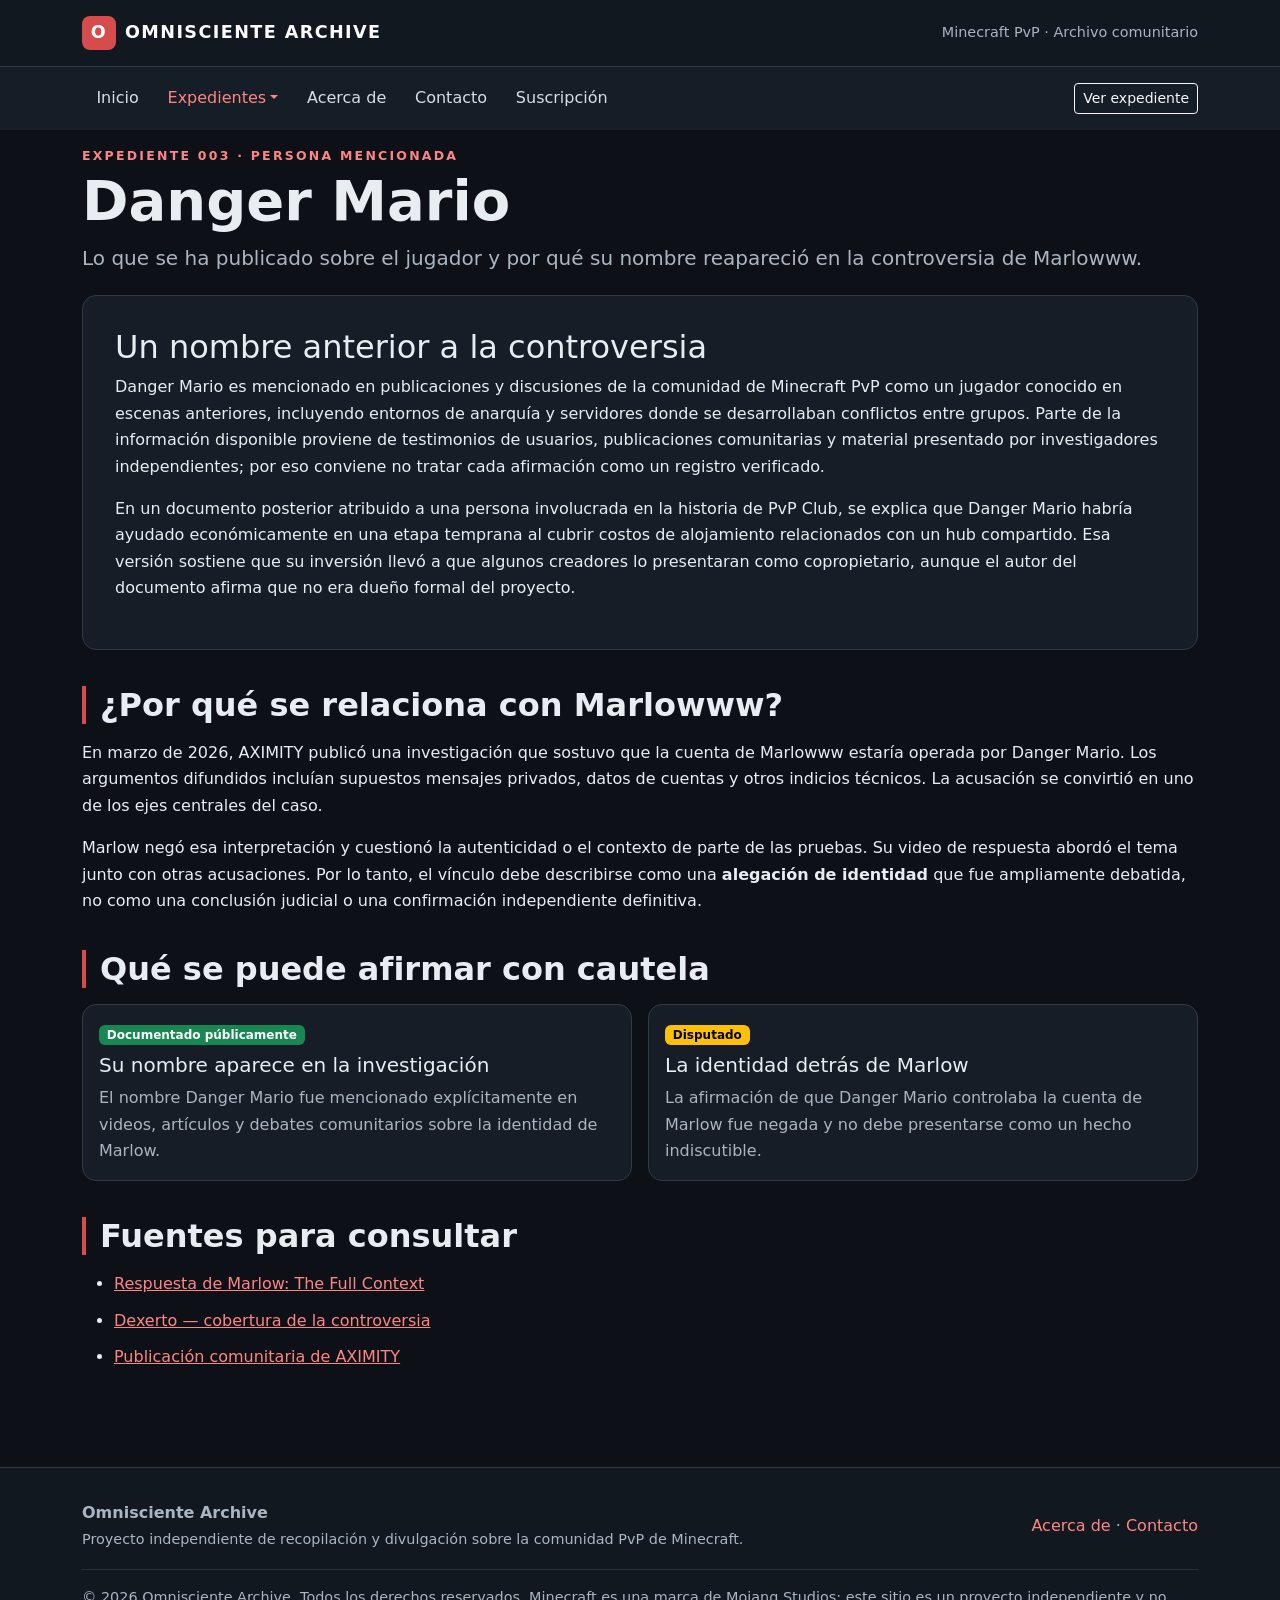
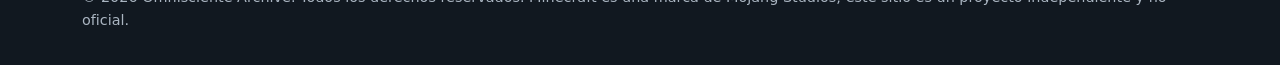
<file: danger-mario.html>
<!doctype html>
<html lang="es"><head>
<meta charset="utf-8"><meta name="viewport" content="width=device-width, initial-scale=1">
<meta name="author" content="Omnisciente">
<meta name="description" content="Archivo independiente sobre la historia y controversias de la comunidad PvP de Minecraft.">
<title>Danger Mario | Omnisciente Archive</title>
<link href="https://cdn.jsdelivr.net/npm/bootstrap@5.3.3/dist/css/bootstrap.min.css" rel="stylesheet">
<link rel="stylesheet" href="css/general.css">
<link rel="stylesheet" href="css/encabezado.css">
<link rel="stylesheet" href="css/navegacion.css">
<link rel="stylesheet" href="css/pie.css">
<link rel="stylesheet" href="css/contenido.css">
<link rel="stylesheet" href="css/tarjetas.css">
<link rel="stylesheet" href="css/formularios.css">
</head><body>
<header class="encabezado">
 <div class="container py-3 d-flex align-items-center justify-content-between">
  <a class="marca" href="index.html"><span class="marca-icono">O</span>OMNISCIENTE ARCHIVE</a>
  <span class="nota-pequena d-none d-md-inline">Minecraft PvP · Archivo comunitario</span>
 </div>
</header>
<nav class="navbar navbar-expand-lg navbar-dark">
 <div class="container">
  <button class="navbar-toggler" type="button" data-bs-toggle="collapse" data-bs-target="#menu" aria-controls="menu" aria-expanded="false" aria-label="Abrir navegación"><span class="navbar-toggler-icon"></span></button>
  <div class="collapse navbar-collapse" id="menu">
   <ul class="navbar-nav me-auto">
    <li class="nav-item"><a class="nav-link " href="index.html">Inicio</a></li>
    <li class="nav-item dropdown">
     <a class="nav-link dropdown-toggle active" href="#" role="button" data-bs-toggle="dropdown">Expedientes</a>
     <ul class="dropdown-menu">
      <li><a class="dropdown-item" href="marlowww.html">Marlowww: trayectoria</a></li>
      <li><a class="dropdown-item" href="caida.html">La caída y controversia</a></li>
      <li><a class="dropdown-item" href="danger-mario.html">Danger Mario</a></li>
      <li><a class="dropdown-item" href="conexion.html">La conexión</a></li>
     </ul>
    </li>
    <li class="nav-item"><a class="nav-link " href="acerca.html">Acerca de</a></li>
    <li class="nav-item"><a class="nav-link " href="contacto.html">Contacto</a></li>
    <li class="nav-item"><a class="nav-link " href="suscripcion.html">Suscripción</a></li>
   </ul>
   <a class="btn btn-sm btn-outline-light" href="marlowww.html" data-bs-toggle="tooltip" title="Abrir el expediente principal">Ver expediente</a>
  </div>
 </div>
</nav>
<main class="container py-3">
<div class="etiqueta-seccion">Expediente 003 · Persona mencionada</div><h1 class="display-4 fw-bold">Danger Mario</h1>
<p class="lead texto-secundario">Lo que se ha publicado sobre el jugador y por qué su nombre reapareció en la controversia de Marlowww.</p>
<div class="panel-contenido"><h2>Un nombre anterior a la controversia</h2><p>Danger Mario es mencionado en publicaciones y discusiones de la comunidad de Minecraft PvP como un jugador conocido en escenas anteriores, incluyendo entornos de anarquía y servidores donde se desarrollaban conflictos entre grupos. Parte de la información disponible proviene de testimonios de usuarios, publicaciones comunitarias y material presentado por investigadores independientes; por eso conviene no tratar cada afirmación como un registro verificado.</p><p>En un documento posterior atribuido a una persona involucrada en la historia de PvP Club, se explica que Danger Mario habría ayudado económicamente en una etapa temprana al cubrir costos de alojamiento relacionados con un hub compartido. Esa versión sostiene que su inversión llevó a que algunos creadores lo presentaran como copropietario, aunque el autor del documento afirma que no era dueño formal del proyecto.</p></div>
<h2 class="titulo-seccion">¿Por qué se relaciona con Marlowww?</h2>
<p>En marzo de 2026, AXIMITY publicó una investigación que sostuvo que la cuenta de Marlowww estaría operada por Danger Mario. Los argumentos difundidos incluían supuestos mensajes privados, datos de cuentas y otros indicios técnicos. La acusación se convirtió en uno de los ejes centrales del caso.</p>
<p>Marlow negó esa interpretación y cuestionó la autenticidad o el contexto de parte de las pruebas. Su video de respuesta abordó el tema junto con otras acusaciones. Por lo tanto, el vínculo debe describirse como una <strong>alegación de identidad</strong> que fue ampliamente debatida, no como una conclusión judicial o una confirmación independiente definitiva.</p>
<h2 class="titulo-seccion">Qué se puede afirmar con cautela</h2>
<div class="row g-3">
 <div class="col-md-6"><div class="card"><div class="card-body"><span class="badge text-bg-success mb-2">Documentado públicamente</span><h5>Su nombre aparece en la investigación</h5><p class="texto-secundario mb-0">El nombre Danger Mario fue mencionado explícitamente en videos, artículos y debates comunitarios sobre la identidad de Marlow.</p></div></div></div>
 <div class="col-md-6"><div class="card"><div class="card-body"><span class="badge text-bg-warning mb-2">Disputado</span><h5>La identidad detrás de Marlow</h5><p class="texto-secundario mb-0">La afirmación de que Danger Mario controlaba la cuenta de Marlow fue negada y no debe presentarse como un hecho indiscutible.</p></div></div></div>
</div>
<h2 class="titulo-seccion">Fuentes para consultar</h2>
<ul class="lista-fuentes"><li><a href="https://www.youtube.com/watch?v=HmLFw6lAoE4" target="_blank" rel="noopener">Respuesta de Marlow: The Full Context</a></li><li><a href="https://www.dexerto.com/minecraft/minecraft-pvp-scandal-claims-top-player-is-a-catfishing-fraud-3359703/" target="_blank" rel="noopener">Dexerto — cobertura de la controversia</a></li><li><a href="https://www.reddit.com/r/CompetitiveMinecraft/comments/1rxyt67/aximity_addresses_controversy/" target="_blank" rel="noopener">Publicación comunitaria de AXIMITY</a></li></ul>
</main>
<footer><div class="container">
 <div class="row g-3 align-items-center">
  <div class="col-md-8"><strong>Omnisciente Archive</strong><br><span class="nota-pequena">Proyecto independiente de recopilación y divulgación sobre la comunidad PvP de Minecraft.</span></div>
  <div class="col-md-4 text-md-end"><a href="acerca.html">Acerca de</a> · <a href="contacto.html">Contacto</a></div>
 </div>
 <hr class="border-secondary"><p class="nota-pequena mb-0">© 2026 Omnisciente Archive. Todos los derechos reservados. Minecraft es una marca de Mojang Studios; este sitio es un proyecto independiente y no oficial.</p>
</div></footer>

<script src="https://cdn.jsdelivr.net/npm/bootstrap@5.3.3/dist/js/bootstrap.bundle.min.js"></script><script src="js/funciones.js"></script>
</body></html>
</file>
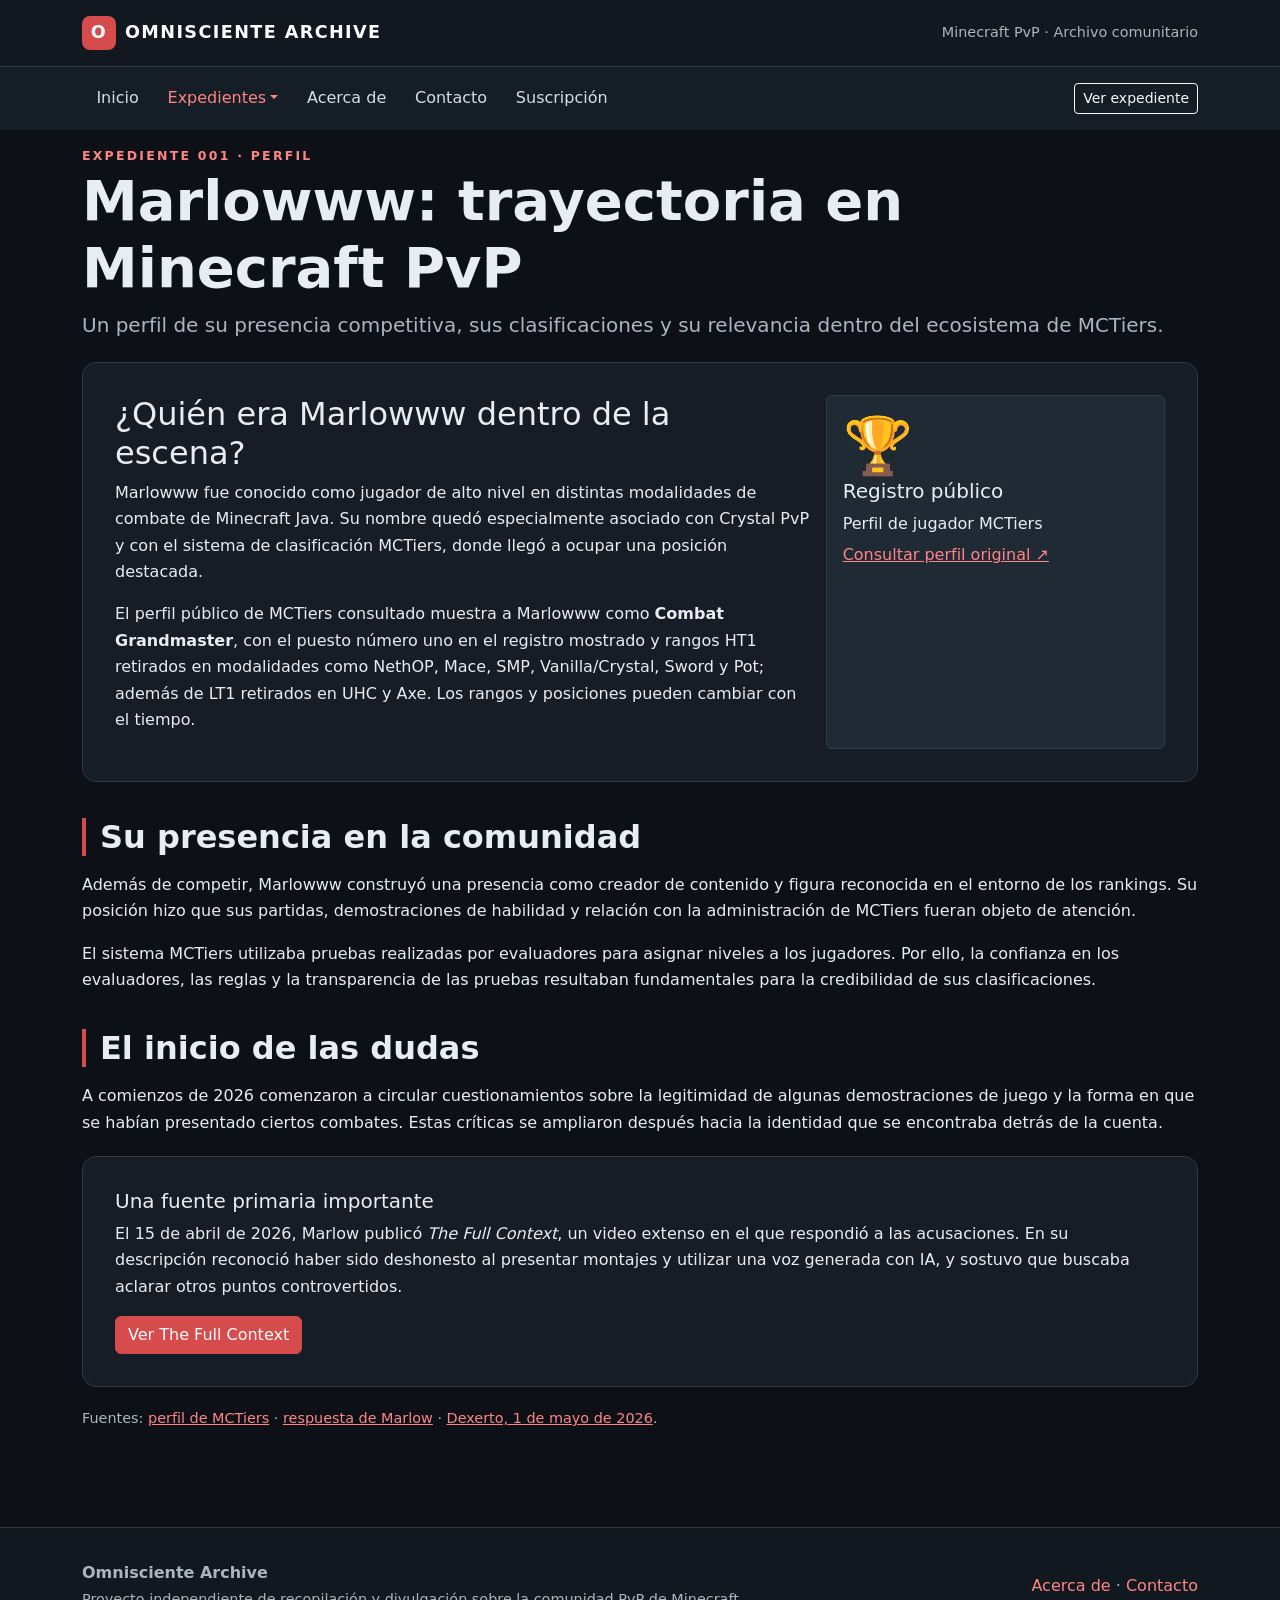
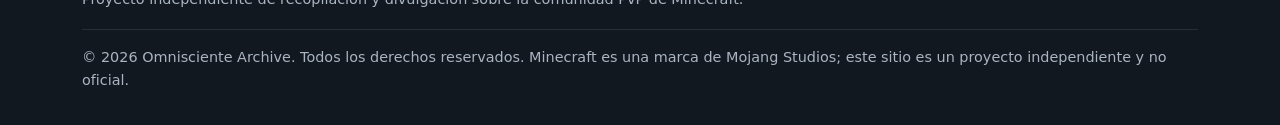
<file: marlowww.html>
<!doctype html>
<html lang="es"><head>
<meta charset="utf-8"><meta name="viewport" content="width=device-width, initial-scale=1">
<meta name="author" content="Omnisciente">
<meta name="description" content="Archivo independiente sobre la historia y controversias de la comunidad PvP de Minecraft.">
<title>Marlowww | Omnisciente Archive</title>
<link href="https://cdn.jsdelivr.net/npm/bootstrap@5.3.3/dist/css/bootstrap.min.css" rel="stylesheet">
<link rel="stylesheet" href="css/general.css">
<link rel="stylesheet" href="css/encabezado.css">
<link rel="stylesheet" href="css/navegacion.css">
<link rel="stylesheet" href="css/pie.css">
<link rel="stylesheet" href="css/contenido.css">
<link rel="stylesheet" href="css/tarjetas.css">
<link rel="stylesheet" href="css/formularios.css">
</head><body>
<header class="encabezado">
 <div class="container py-3 d-flex align-items-center justify-content-between">
  <a class="marca" href="index.html"><span class="marca-icono">O</span>OMNISCIENTE ARCHIVE</a>
  <span class="nota-pequena d-none d-md-inline">Minecraft PvP · Archivo comunitario</span>
 </div>
</header>
<nav class="navbar navbar-expand-lg navbar-dark">
 <div class="container">
  <button class="navbar-toggler" type="button" data-bs-toggle="collapse" data-bs-target="#menu" aria-controls="menu" aria-expanded="false" aria-label="Abrir navegación"><span class="navbar-toggler-icon"></span></button>
  <div class="collapse navbar-collapse" id="menu">
   <ul class="navbar-nav me-auto">
    <li class="nav-item"><a class="nav-link " href="index.html">Inicio</a></li>
    <li class="nav-item dropdown">
     <a class="nav-link dropdown-toggle active" href="#" role="button" data-bs-toggle="dropdown">Expedientes</a>
     <ul class="dropdown-menu">
      <li><a class="dropdown-item" href="marlowww.html">Marlowww: trayectoria</a></li>
      <li><a class="dropdown-item" href="caida.html">La caída y controversia</a></li>
      <li><a class="dropdown-item" href="danger-mario.html">Danger Mario</a></li>
      <li><a class="dropdown-item" href="conexion.html">La conexión</a></li>
     </ul>
    </li>
    <li class="nav-item"><a class="nav-link " href="acerca.html">Acerca de</a></li>
    <li class="nav-item"><a class="nav-link " href="contacto.html">Contacto</a></li>
    <li class="nav-item"><a class="nav-link " href="suscripcion.html">Suscripción</a></li>
   </ul>
   <a class="btn btn-sm btn-outline-light" href="marlowww.html" data-bs-toggle="tooltip" title="Abrir el expediente principal">Ver expediente</a>
  </div>
 </div>
</nav>
<main class="container py-3">
<div class="etiqueta-seccion">Expediente 001 · Perfil</div><h1 class="display-4 fw-bold">Marlowww: trayectoria en Minecraft PvP</h1>
<p class="lead texto-secundario">Un perfil de su presencia competitiva, sus clasificaciones y su relevancia dentro del ecosistema de MCTiers.</p>
<div class="panel-contenido"><div class="row g-3"><div class="col-md-8"><h2>¿Quién era Marlowww dentro de la escena?</h2><p>Marlowww fue conocido como jugador de alto nivel en distintas modalidades de combate de Minecraft Java. Su nombre quedó especialmente asociado con Crystal PvP y con el sistema de clasificación MCTiers, donde llegó a ocupar una posición destacada.</p><p>El perfil público de MCTiers consultado muestra a Marlowww como <strong>Combat Grandmaster</strong>, con el puesto número uno en el registro mostrado y rangos HT1 retirados en modalidades como NethOP, Mace, SMP, Vanilla/Crystal, Sword y Pot; además de LT1 retirados en UHC y Axe. Los rangos y posiciones pueden cambiar con el tiempo.</p></div><div class="col-md-4"><div class="alert alert-dark h-100"><div class="display-4">🏆</div><h5>Registro público</h5><p class="mb-1">Perfil de jugador MCTiers</p><a href="https://mctiers.gg/player/Marlowww" target="_blank" rel="noopener">Consultar perfil original ↗</a></div></div></div></div>
<h2 class="titulo-seccion">Su presencia en la comunidad</h2>
<p>Además de competir, Marlowww construyó una presencia como creador de contenido y figura reconocida en el entorno de los rankings. Su posición hizo que sus partidas, demostraciones de habilidad y relación con la administración de MCTiers fueran objeto de atención.</p>
<p>El sistema MCTiers utilizaba pruebas realizadas por evaluadores para asignar niveles a los jugadores. Por ello, la confianza en los evaluadores, las reglas y la transparencia de las pruebas resultaban fundamentales para la credibilidad de sus clasificaciones.</p>
<h2 class="titulo-seccion">El inicio de las dudas</h2>
<p>A comienzos de 2026 comenzaron a circular cuestionamientos sobre la legitimidad de algunas demostraciones de juego y la forma en que se habían presentado ciertos combates. Estas críticas se ampliaron después hacia la identidad que se encontraba detrás de la cuenta.</p>
<div class="panel-contenido"><h5>Una fuente primaria importante</h5><p>El 15 de abril de 2026, Marlow publicó <em>The Full Context</em>, un video extenso en el que respondió a las acusaciones. En su descripción reconoció haber sido deshonesto al presentar montajes y utilizar una voz generada con IA, y sostuvo que buscaba aclarar otros puntos controvertidos.</p><a href="https://www.youtube.com/watch?v=HmLFw6lAoE4" target="_blank" rel="noopener" class="btn btn-danger">Ver The Full Context</a></div>
<p class="nota-pequena">Fuentes: <a href="https://mctiers.gg/player/Marlowww" target="_blank" rel="noopener">perfil de MCTiers</a> · <a href="https://www.youtube.com/watch?v=HmLFw6lAoE4" target="_blank" rel="noopener">respuesta de Marlow</a> · <a href="https://www.dexerto.com/minecraft/minecraft-pvp-scandal-claims-top-player-is-a-catfishing-fraud-3359703/" target="_blank" rel="noopener">Dexerto, 1 de mayo de 2026</a>.</p>
</main>
<footer><div class="container">
 <div class="row g-3 align-items-center">
  <div class="col-md-8"><strong>Omnisciente Archive</strong><br><span class="nota-pequena">Proyecto independiente de recopilación y divulgación sobre la comunidad PvP de Minecraft.</span></div>
  <div class="col-md-4 text-md-end"><a href="acerca.html">Acerca de</a> · <a href="contacto.html">Contacto</a></div>
 </div>
 <hr class="border-secondary"><p class="nota-pequena mb-0">© 2026 Omnisciente Archive. Todos los derechos reservados. Minecraft es una marca de Mojang Studios; este sitio es un proyecto independiente y no oficial.</p>
</div></footer>

<script src="https://cdn.jsdelivr.net/npm/bootstrap@5.3.3/dist/js/bootstrap.bundle.min.js"></script><script src="js/funciones.js"></script>
</body></html>
</file>
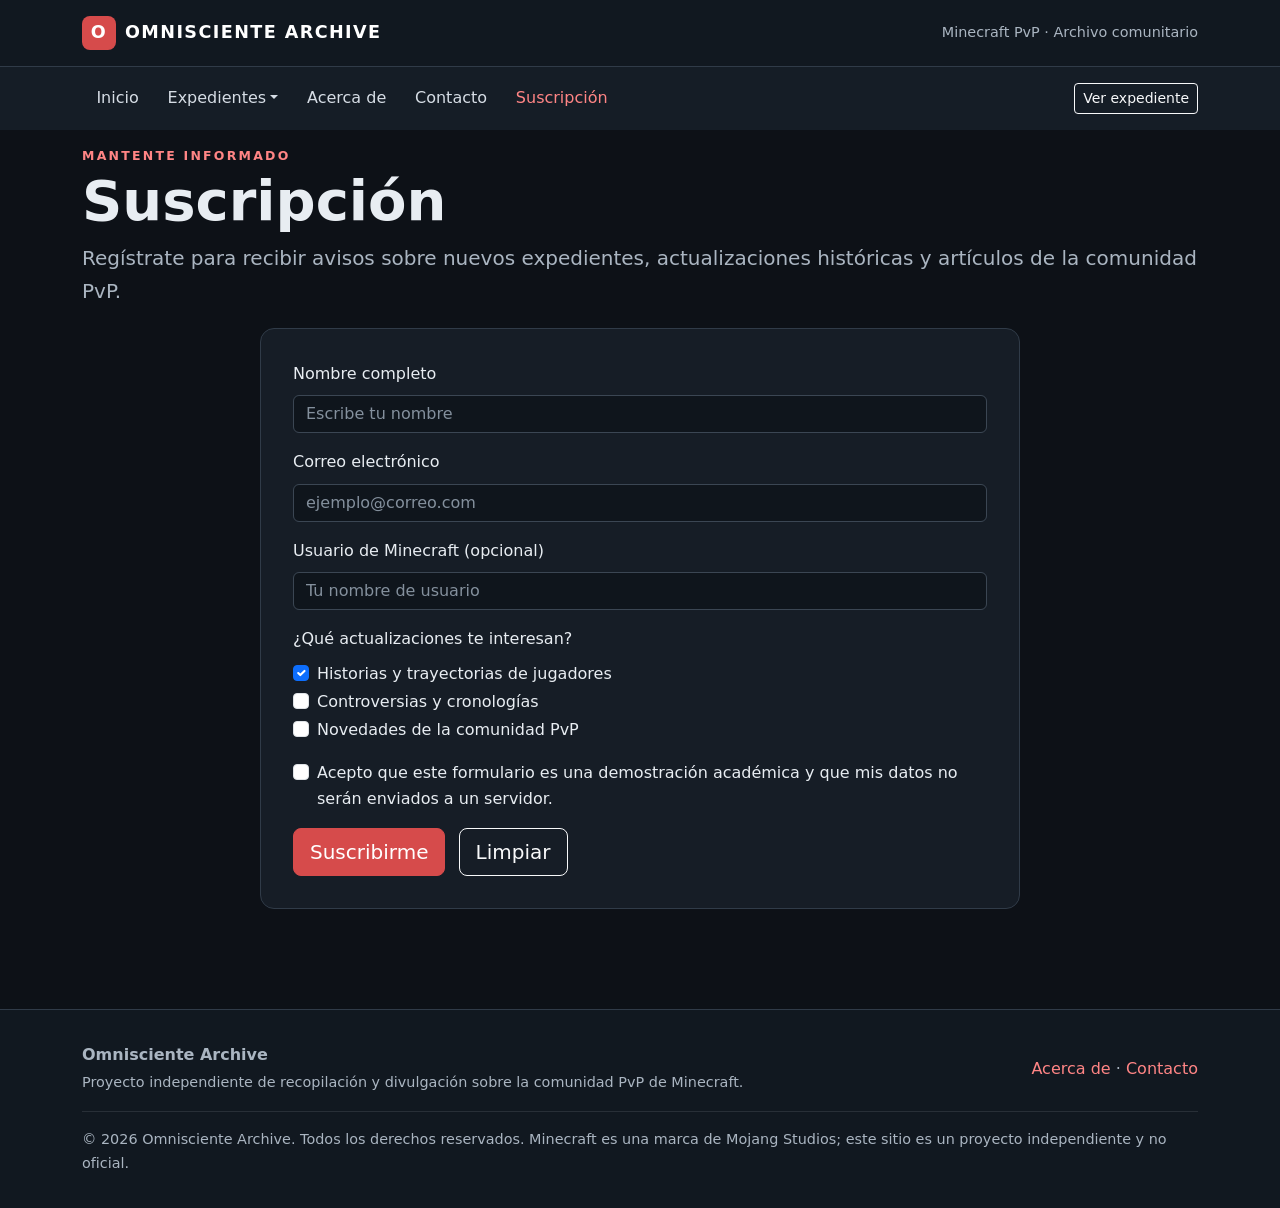
<file: suscripcion.html>
<!doctype html>
<html lang="es"><head>
<meta charset="utf-8"><meta name="viewport" content="width=device-width, initial-scale=1">
<meta name="author" content="Omnisciente">
<meta name="description" content="Archivo independiente sobre la historia y controversias de la comunidad PvP de Minecraft.">
<title>Suscripción | Omnisciente Archive</title>
<link href="https://cdn.jsdelivr.net/npm/bootstrap@5.3.3/dist/css/bootstrap.min.css" rel="stylesheet">
<link rel="stylesheet" href="css/general.css">
<link rel="stylesheet" href="css/encabezado.css">
<link rel="stylesheet" href="css/navegacion.css">
<link rel="stylesheet" href="css/pie.css">
<link rel="stylesheet" href="css/contenido.css">
<link rel="stylesheet" href="css/tarjetas.css">
<link rel="stylesheet" href="css/formularios.css">
</head><body>
<header class="encabezado">
 <div class="container py-3 d-flex align-items-center justify-content-between">
  <a class="marca" href="index.html"><span class="marca-icono">O</span>OMNISCIENTE ARCHIVE</a>
  <span class="nota-pequena d-none d-md-inline">Minecraft PvP · Archivo comunitario</span>
 </div>
</header>
<nav class="navbar navbar-expand-lg navbar-dark">
 <div class="container">
  <button class="navbar-toggler" type="button" data-bs-toggle="collapse" data-bs-target="#menu" aria-controls="menu" aria-expanded="false" aria-label="Abrir navegación"><span class="navbar-toggler-icon"></span></button>
  <div class="collapse navbar-collapse" id="menu">
   <ul class="navbar-nav me-auto">
    <li class="nav-item"><a class="nav-link " href="index.html">Inicio</a></li>
    <li class="nav-item dropdown">
     <a class="nav-link dropdown-toggle " href="#" role="button" data-bs-toggle="dropdown">Expedientes</a>
     <ul class="dropdown-menu">
      <li><a class="dropdown-item" href="marlowww.html">Marlowww: trayectoria</a></li>
      <li><a class="dropdown-item" href="caida.html">La caída y controversia</a></li>
      <li><a class="dropdown-item" href="danger-mario.html">Danger Mario</a></li>
      <li><a class="dropdown-item" href="conexion.html">La conexión</a></li>
     </ul>
    </li>
    <li class="nav-item"><a class="nav-link " href="acerca.html">Acerca de</a></li>
    <li class="nav-item"><a class="nav-link " href="contacto.html">Contacto</a></li>
    <li class="nav-item"><a class="nav-link active" href="suscripcion.html">Suscripción</a></li>
   </ul>
   <a class="btn btn-sm btn-outline-light" href="marlowww.html" data-bs-toggle="tooltip" title="Abrir el expediente principal">Ver expediente</a>
  </div>
 </div>
</nav>
<main class="container py-3">
<div class="etiqueta-seccion">Mantente informado</div><h1 class="display-4 fw-bold">Suscripción</h1><p class="lead texto-secundario">Regístrate para recibir avisos sobre nuevos expedientes, actualizaciones históricas y artículos de la comunidad PvP.</p>
<div class="panel-contenido mx-auto" style="max-width:760px"><form id="suscripcion-form" class="needs-validation" novalidate>
 <div class="mb-3"><label for="nombre" class="form-label">Nombre completo</label><input id="nombre" class="form-control" required placeholder="Escribe tu nombre"><div class="invalid-feedback">Este campo es obligatorio.</div></div>
 <div class="mb-3"><label for="correo" class="form-label">Correo electrónico</label><input id="correo" type="email" class="form-control" required placeholder="ejemplo@correo.com"><div class="invalid-feedback">Introduce un correo válido.</div></div>
 <div class="mb-3"><label for="usuario" class="form-label">Usuario de Minecraft (opcional)</label><input id="usuario" class="form-control" placeholder="Tu nombre de usuario"></div>
 <div class="mb-3"><label class="form-label">¿Qué actualizaciones te interesan?</label>
  <div class="form-check"><input class="form-check-input" type="checkbox" id="historia" checked><label class="form-check-label" for="historia">Historias y trayectorias de jugadores</label></div>
  <div class="form-check"><input class="form-check-input" type="checkbox" id="controversias"><label class="form-check-label" for="controversias">Controversias y cronologías</label></div>
  <div class="form-check"><input class="form-check-input" type="checkbox" id="comunidad"><label class="form-check-label" for="comunidad">Novedades de la comunidad PvP</label></div>
 </div>
 <div class="form-check mb-3"><input class="form-check-input" type="checkbox" id="privacidad" required><label class="form-check-label" for="privacidad">Acepto que este formulario es una demostración académica y que mis datos no serán enviados a un servidor.</label><div class="invalid-feedback">Debes aceptar para continuar.</div></div>
 <button class="btn btn-danger btn-lg" type="submit">Suscribirme</button>
 <button class="btn btn-outline-light btn-lg ms-2" type="reset">Limpiar</button>
</form><div id="mensaje-suscripcion"></div></div>

</main>
<footer><div class="container">
 <div class="row g-3 align-items-center">
  <div class="col-md-8"><strong>Omnisciente Archive</strong><br><span class="nota-pequena">Proyecto independiente de recopilación y divulgación sobre la comunidad PvP de Minecraft.</span></div>
  <div class="col-md-4 text-md-end"><a href="acerca.html">Acerca de</a> · <a href="contacto.html">Contacto</a></div>
 </div>
 <hr class="border-secondary"><p class="nota-pequena mb-0">© 2026 Omnisciente Archive. Todos los derechos reservados. Minecraft es una marca de Mojang Studios; este sitio es un proyecto independiente y no oficial.</p>
</div></footer>

<script src="https://cdn.jsdelivr.net/npm/bootstrap@5.3.3/dist/js/bootstrap.bundle.min.js"></script><script src="js/funciones.js"></script>
</body></html>
</file>
<file: css/general.css>
body {
    background-color: #0d1117;
    color: #e8edf2;
    font-family: system-ui, -apple-system, "Segoe UI", sans-serif;
    line-height: 1.65;
}

a {
    color: #ff8585;
}

a:hover {
    color: #ffffff;
}

.text-secondary,
.texto-secundario {
    color: #aab5c1 !important;
}

.btn-danger {
    background-color: #d64b4b;
    border-color: #d64b4b;
}

.btn-danger:hover {
    background-color: #9d3030;
    border-color: #9d3030;
}

.badge.text-bg-danger {
    background-color: #d64b4b !important;
}

.alert-dark {
    background-color: #202a35;
    border: 1px solid #303b48;
    color: #e8edf2;
}

.table-dark {
    --bs-table-bg: #161d26;
    --bs-table-border-color: #303b48;
}
</file>
<file: css/encabezado.css>
.encabezado {
    background-color: #111820;
    border-bottom: 1px solid #303b48;
}

.marca {
    color: #ffffff !important;
    text-decoration: none;
    font-size: 1.1rem;
    font-weight: 800;
    letter-spacing: 0.08em;
}

.marca-icono {
    display: inline-grid;
    place-items: center;
    width: 34px;
    height: 34px;
    margin-right: 9px;
    border-radius: 8px;
    background-color: #d64b4b;
    color: #ffffff;
    font-weight: 900;
}
</file>
<file: css/navegacion.css>
.navbar {
    background-color: #151d26 !important;
}

.navbar .nav-link {
    color: #d6dde5 !important;
    padding: 0.65rem 0.9rem !important;
}

.navbar .nav-link:hover,
.navbar .nav-link.active {
    color: #ff8585 !important;
}

.dropdown-menu {
    background-color: #202a35;
    border: 1px solid #303b48;
}

.dropdown-item {
    color: #e8edf2;
}

.dropdown-item:hover {
    background-color: #303b48;
    color: #ffffff;
}
</file>
<file: css/pie.css>
footer {
    margin-top: 4rem;
    padding: 2rem 0;
    background-color: #111820;
    border-top: 1px solid #303b48;
    color: #aab5c1;
}

footer a {
    color: #ff8585;
    text-decoration: none;
}

.nota-pequena {
    color: #aab5c1;
    font-size: 0.9rem;
}
</file>
<file: css/contenido.css>
.banner-principal {
    margin: 2rem auto;
    padding: clamp(2rem, 6vw, 5rem);
    border: 1px solid #303b48;
    border-radius: 18px;
    background: linear-gradient(120deg, #202a35, #111820 65%, #351d22);
}

.banner-principal h1 {
    font-size: clamp(2.2rem, 5vw, 4rem);
    font-weight: 850;
    line-height: 1.08;
}

.etiqueta-seccion {
    color: #ff8585;
    font-size: 0.78rem;
    font-weight: 800;
    letter-spacing: 0.18em;
    text-transform: uppercase;
}

.titulo-seccion {
    margin: 2.2rem 0 1rem;
    padding-left: 14px;
    border-left: 4px solid #d64b4b;
    font-weight: 800;
}

.panel-contenido {
    margin: 1.25rem 0;
    padding: clamp(1.2rem, 3vw, 2rem);
    border: 1px solid #303b48;
    border-radius: 14px;
    background-color: #161d26;
}

.cronologia {
    margin-left: 0.5rem;
    padding-left: 1.3rem;
    border-left: 2px solid #d64b4b;
}

.elemento-cronologia {
    position: relative;
    margin-bottom: 1.5rem;
}

.elemento-cronologia:before {
    position: absolute;
    top: 0.45rem;
    left: -1.78rem;
    width: 12px;
    height: 12px;
    border: 2px solid #0d1117;
    border-radius: 50%;
    background-color: #d64b4b;
    content: "";
}

.lista-fuentes li {
    margin-bottom: 0.65rem;
}

.imagen-perfil {
    width: 180px;
    height: 180px;
    border: 3px solid #d64b4b;
    border-radius: 18px;
    object-fit: cover;
    background-color: #202a35;
}

.carrusel .carousel-item {
    min-height: 270px;
    padding: 2.5rem;
    border-radius: 14px;
    background: linear-gradient(135deg, #202a35, #351d22);
}

@media (max-width: 576px) {
    .banner-principal {
        margin: 1rem auto;
    }

    .carrusel .carousel-item {
        min-height: 330px;
        padding: 1.5rem;
    }
}
</file>
<file: css/tarjetas.css>
.card {
    height: 100%;
    border: 1px solid #303b48;
    border-radius: 14px;
    background-color: #161d26;
    color: #e8edf2;
    transition: transform 0.2s, border-color 0.2s;
}

.card:hover {
    transform: translateY(-4px);
    border-color: #d64b4b;
}

.card-title {
    font-weight: 750;
}
</file>
<file: css/formularios.css>
.form-control,
.form-select {
    border-color: #3b4653;
    background-color: #0f151c;
    color: #e8edf2;
}

.form-control:focus,
.form-select:focus {
    border-color: #d64b4b;
    background-color: #0f151c;
    color: #ffffff;
    box-shadow: 0 0 0 0.2rem #d64b4b33;
}

.form-control::placeholder {
    color: #84909d;
}
</file>
